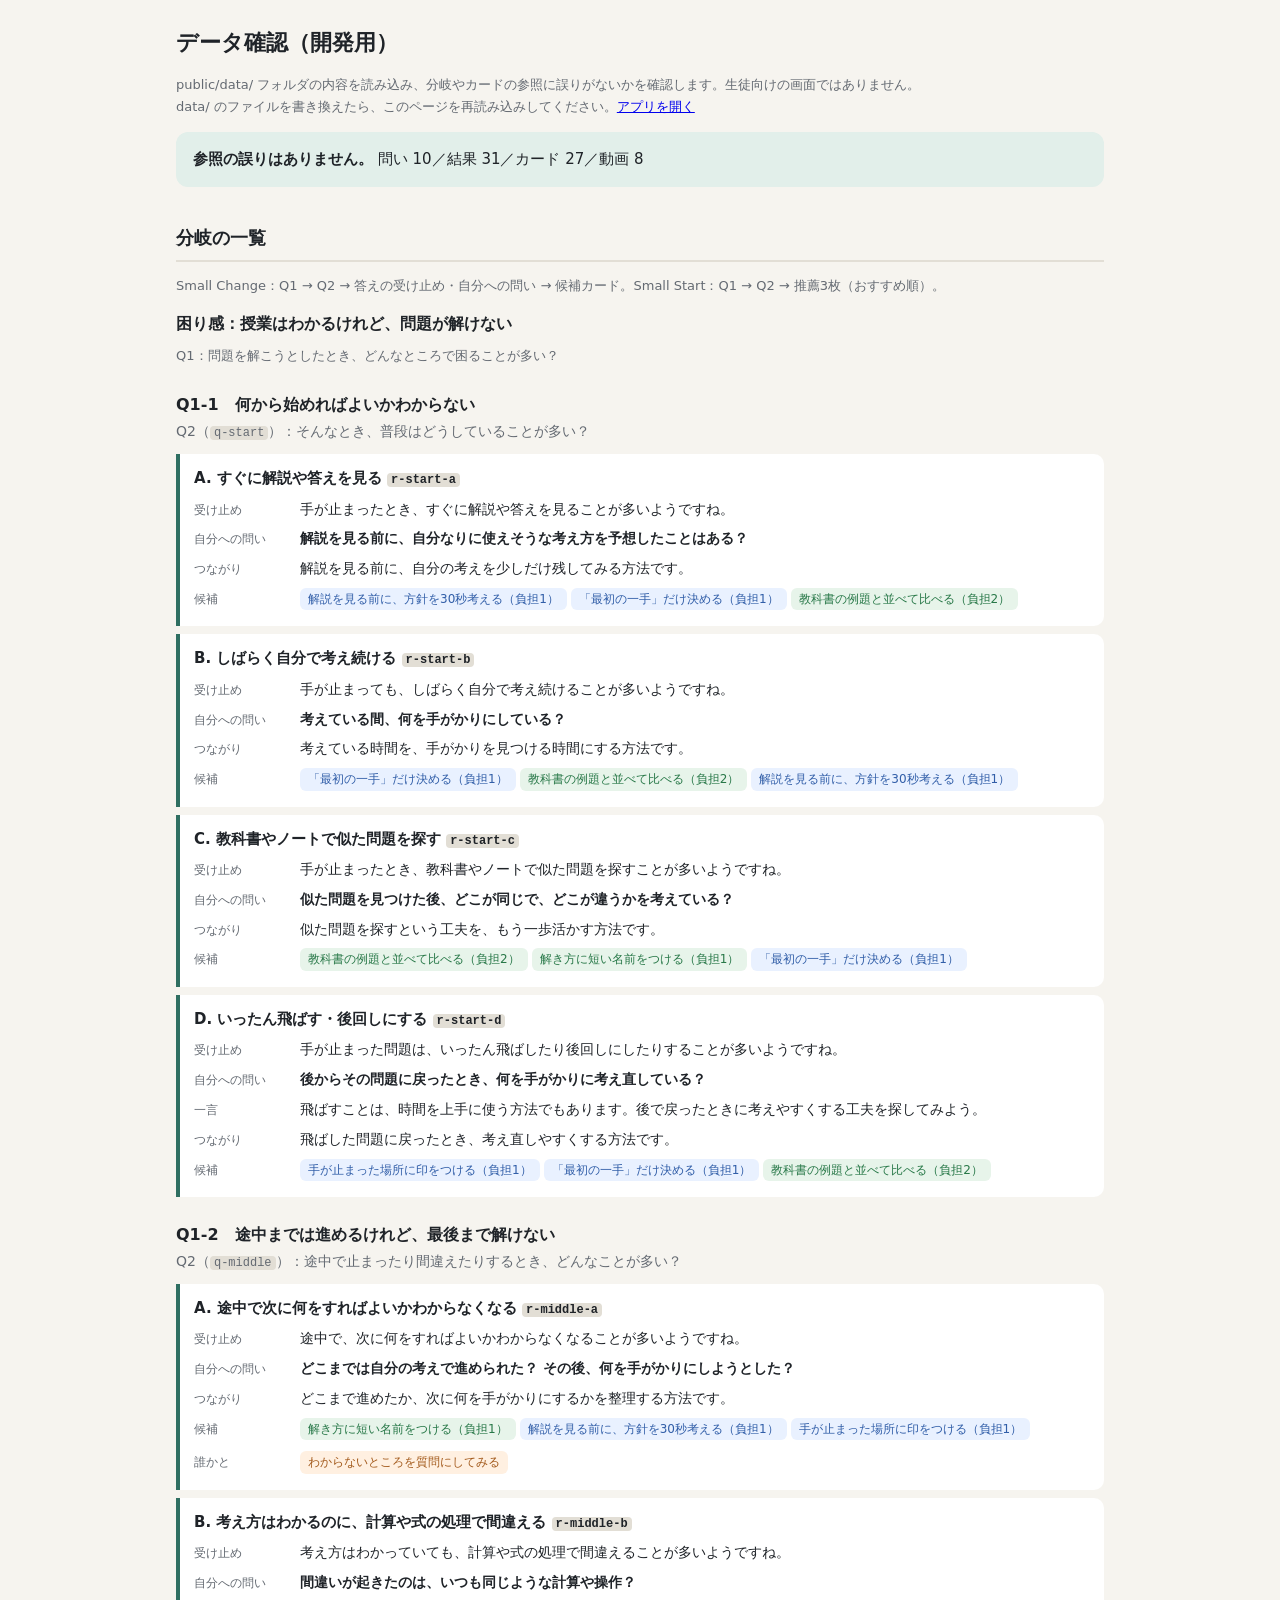
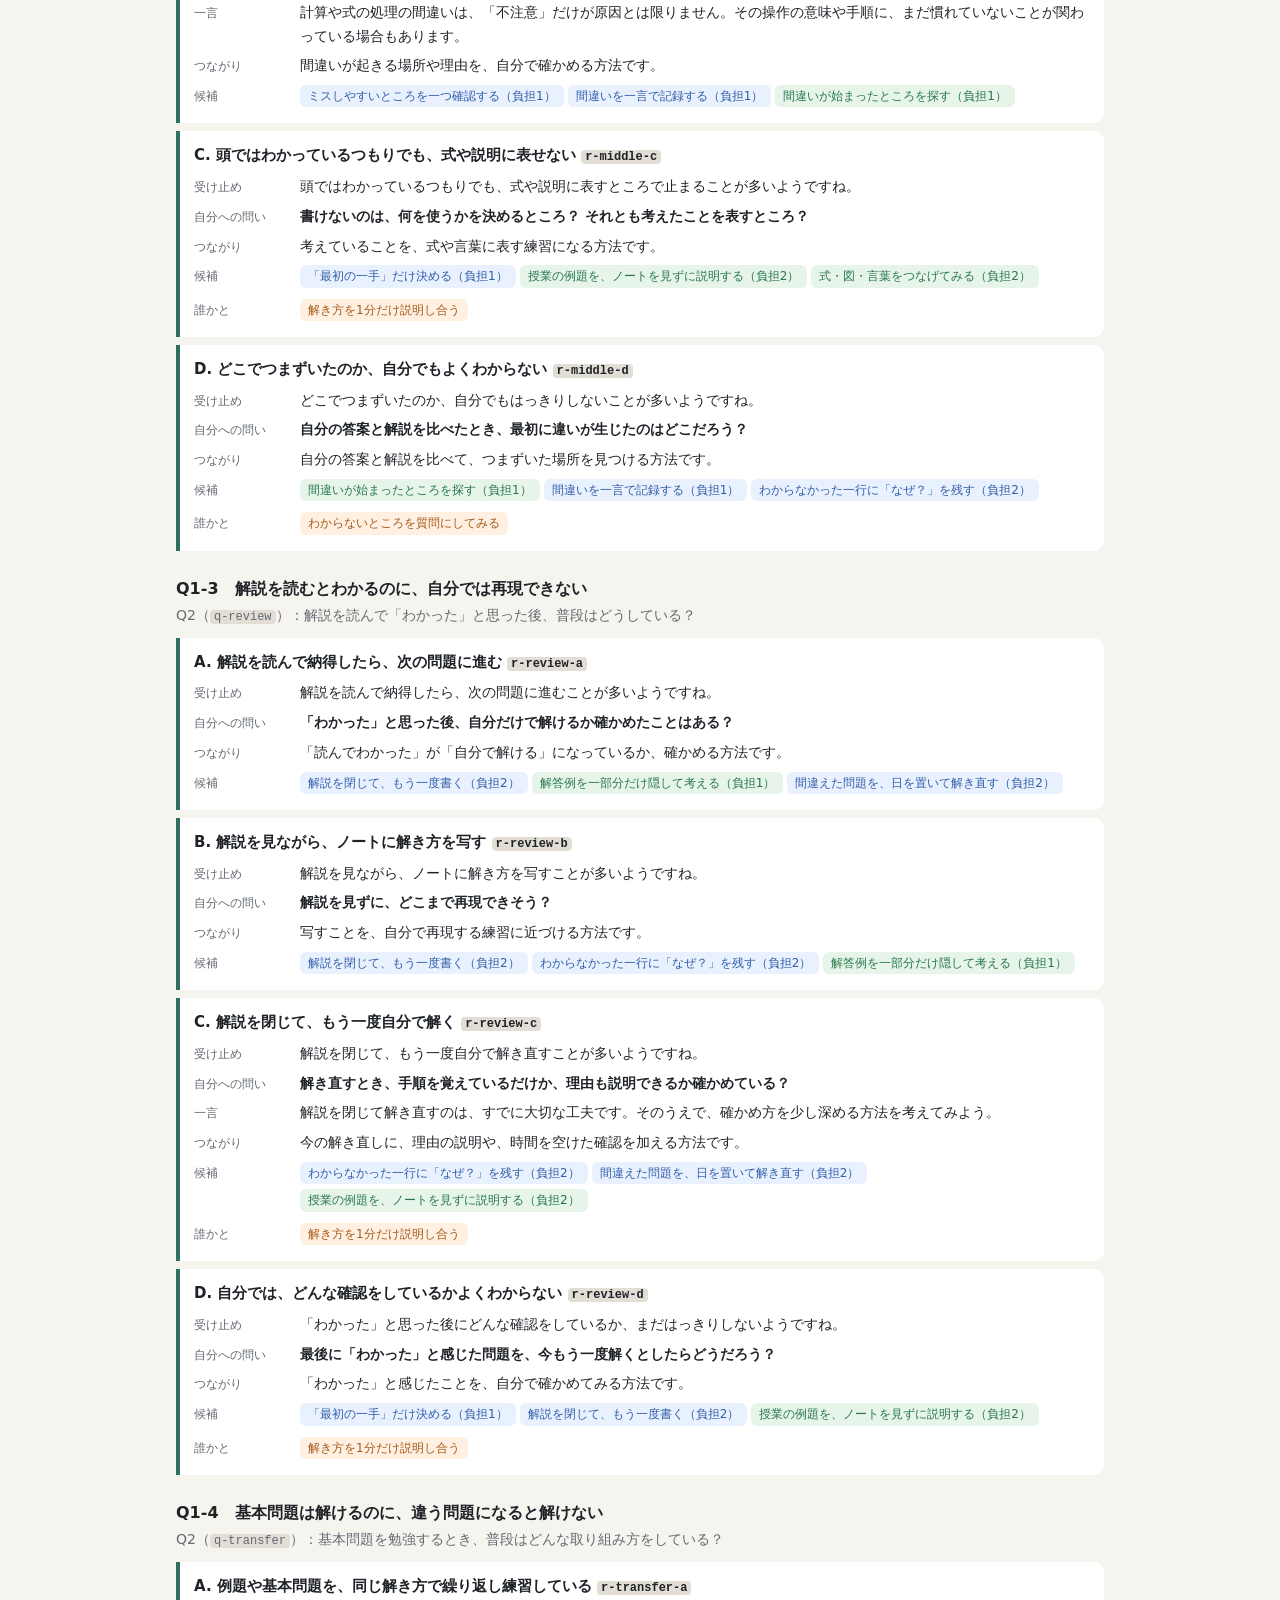
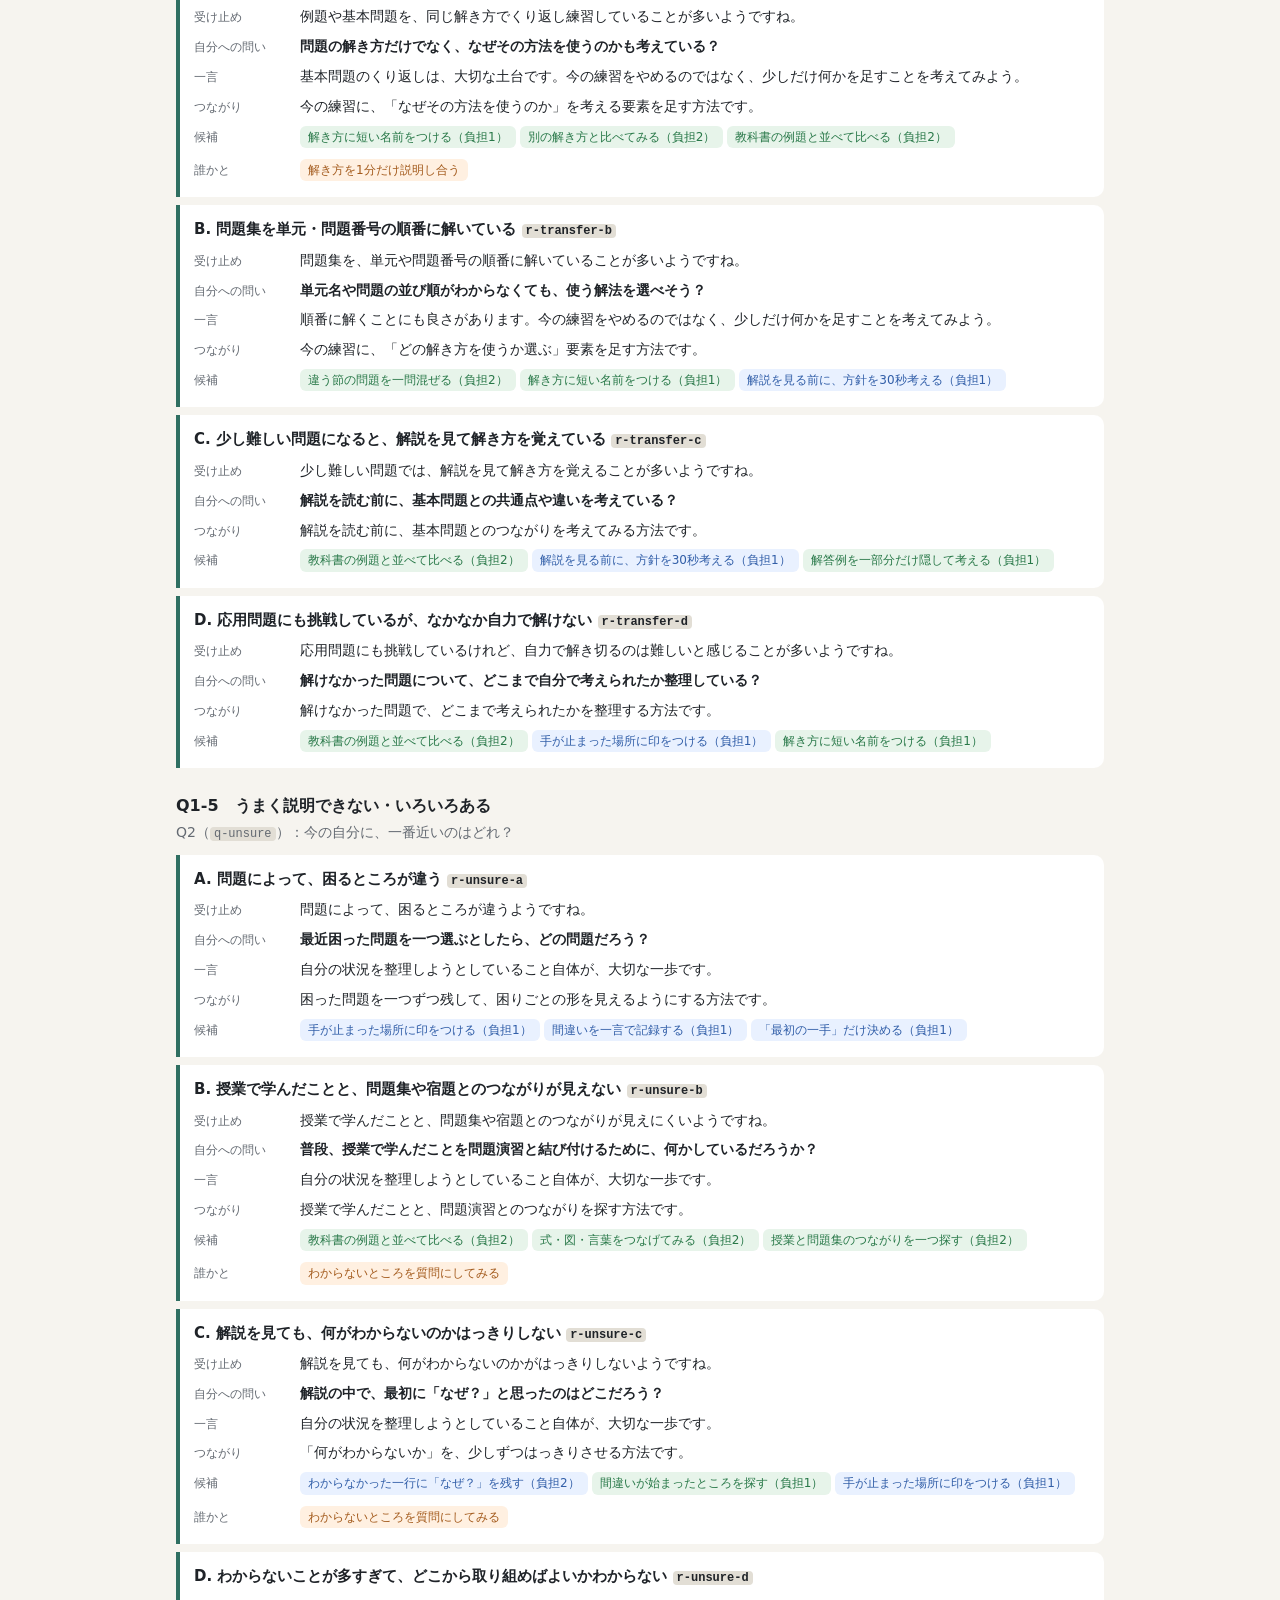
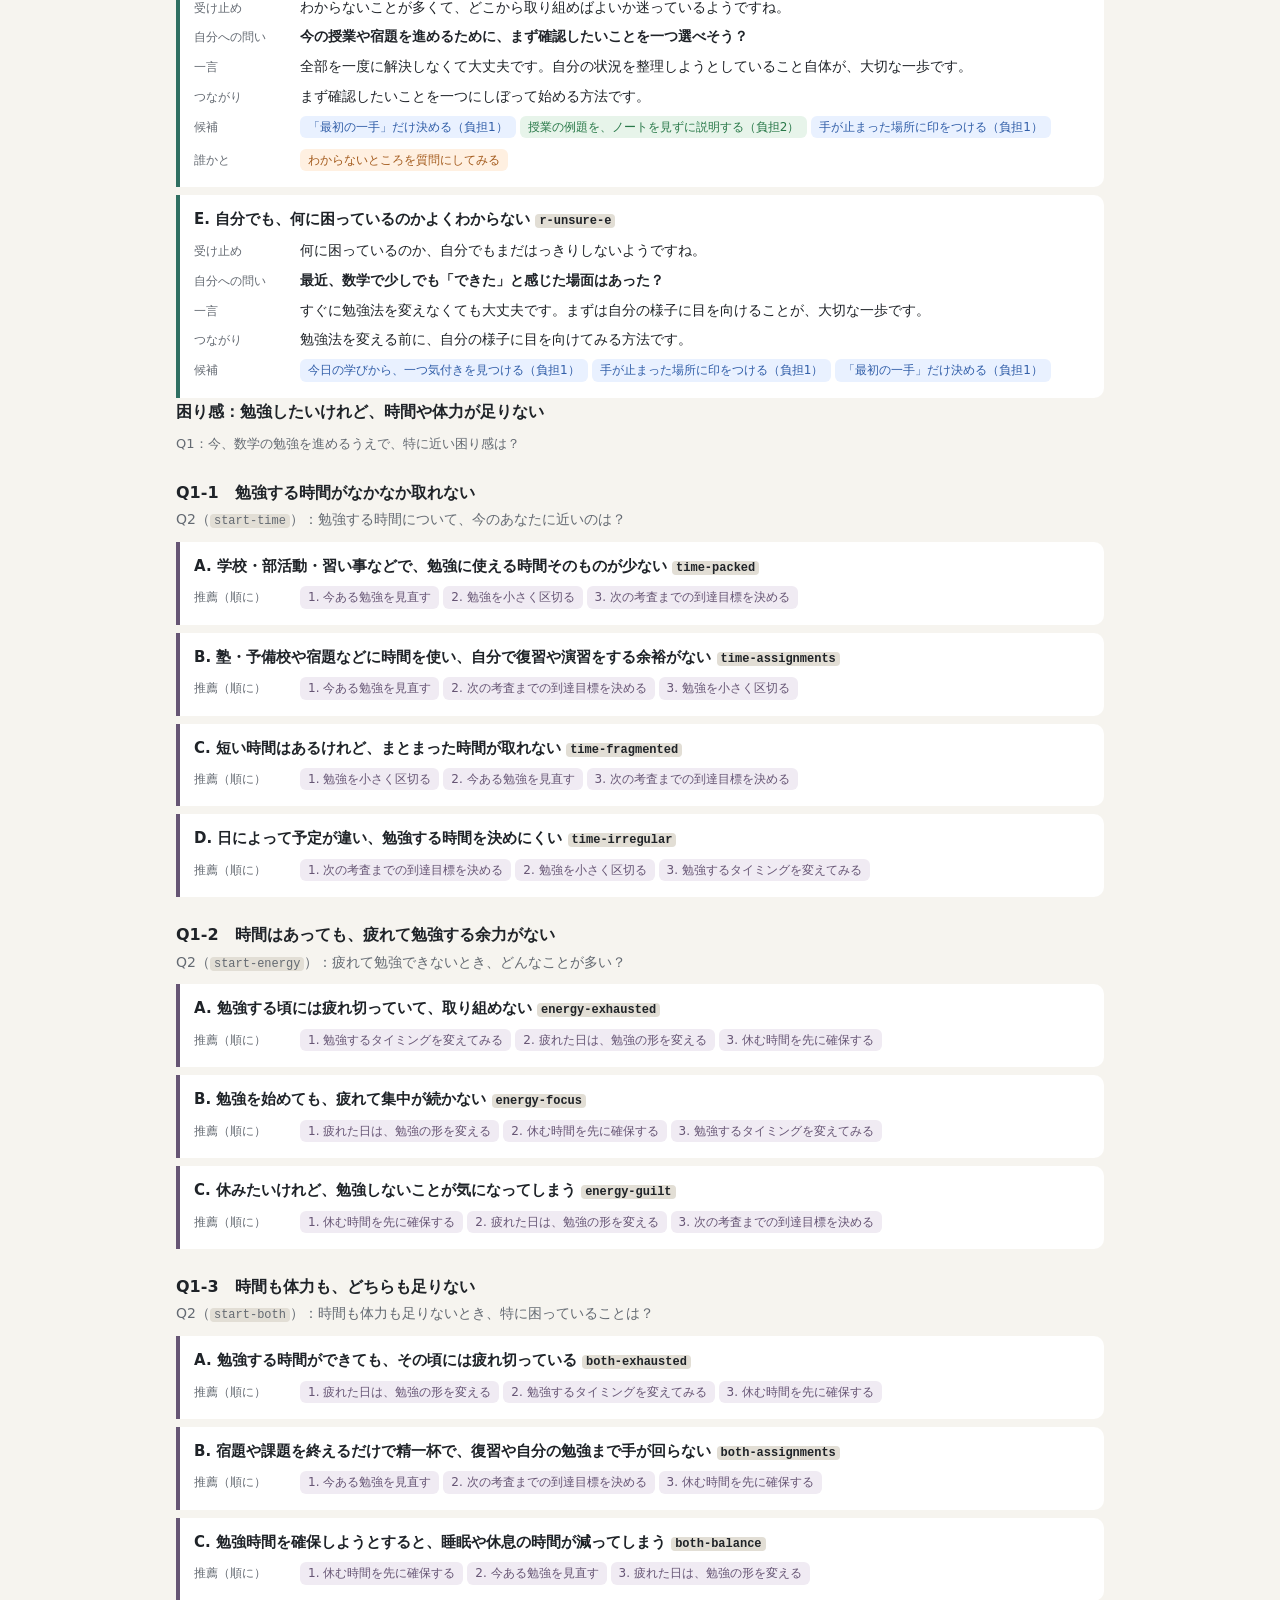
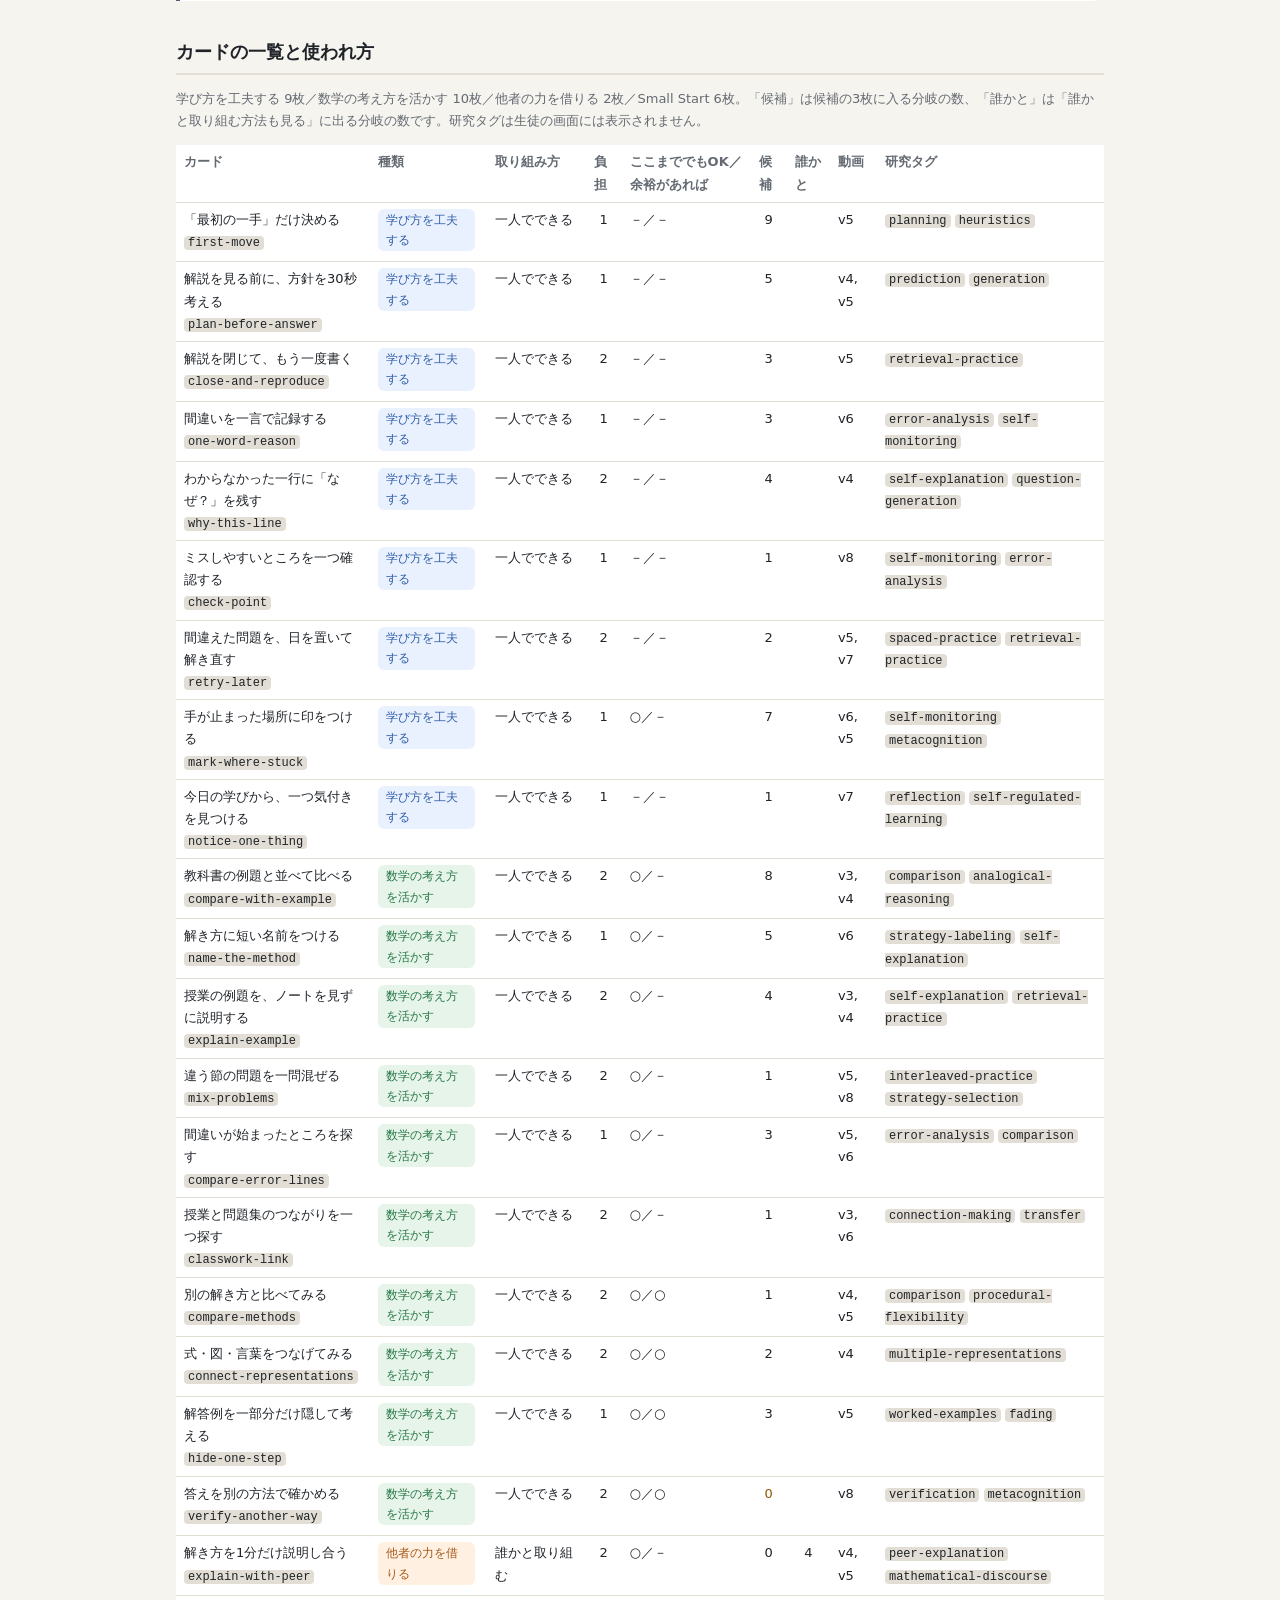
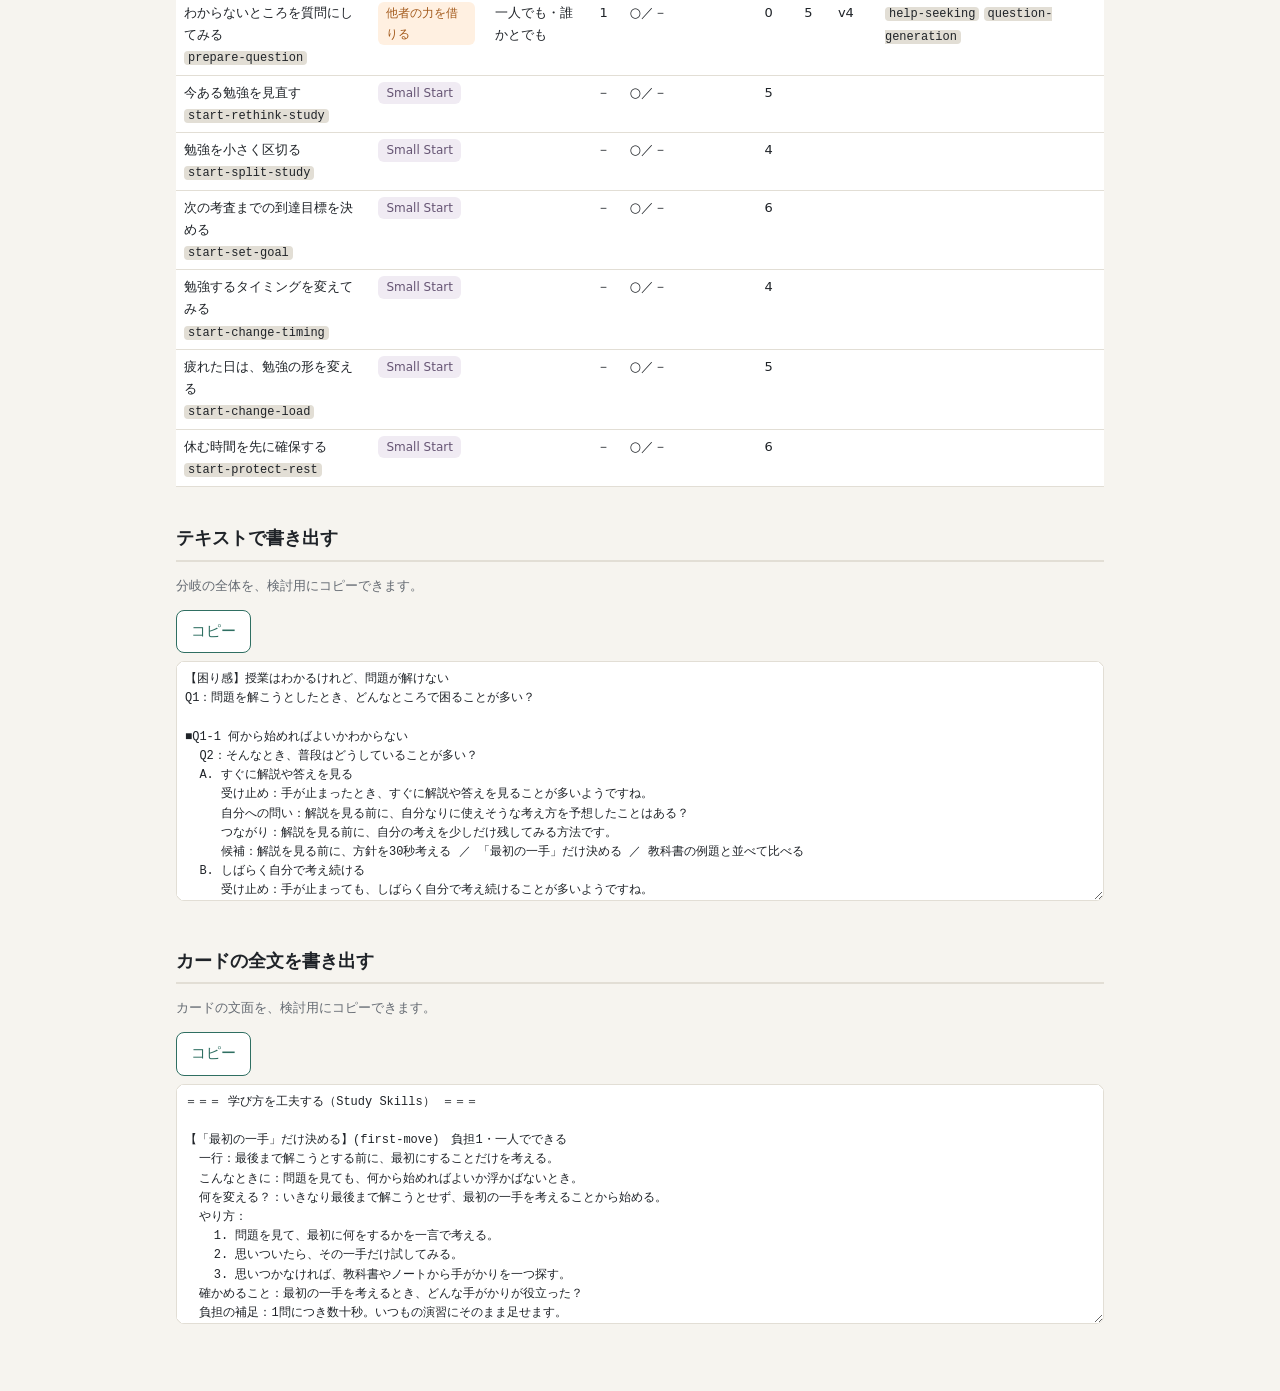
<file: dev/check.html>
<!doctype html>
<html lang="ja">
<head>
  <meta charset="utf-8">
  <meta name="viewport" content="width=device-width, initial-scale=1">
  <meta name="robots" content="noindex">
  <title>データ確認（開発用）</title>
  <style>
    :root { --bg:#f6f4ef; --surface:#fff; --ink:#1f2328; --muted:#646a72; --line:#e2ded5; --accent:#2f6f62; --soft:#e2efea; --bad:#b3261e; --badsoft:#fbe9e7; --warn:#8a5a00; --warnsoft:#fff4d6; }
    @media (prefers-color-scheme: dark) { :root { --bg:#15171a; --surface:#1f2226; --ink:#eceef0; --muted:#a3a9b1; --line:#33383e; --accent:#7cc2b0; --soft:#23352f; --bad:#ff8a80; --badsoft:#3a1f1d; --warn:#ffcc66; --warnsoft:#3a3220; } }
    * { box-sizing: border-box; }
    body { margin:0; background:var(--bg); color:var(--ink); font-family:"Hiragino Sans","Noto Sans JP","Yu Gothic UI",Meiryo,system-ui,sans-serif; line-height:1.7; font-size:15px; }
    main { max-width: 960px; margin: 0 auto; padding: 24px 16px 64px; }
    h1 { font-size: 22px; margin: 0 0 4px; }
    h2 { font-size: 18px; margin: 36px 0 12px; padding-bottom: 6px; border-bottom: 2px solid var(--line); }
    h3 { font-size: 16px; margin: 0 0 8px; }
    .muted { color: var(--muted); font-size: 13px; }
    .box { background:var(--surface); border:1px solid var(--line); border-radius:12px; padding:14px 16px; }
    .box + .box { margin-top: 10px; }
    .ok { background:var(--soft); border-color:transparent; }
    .err { background:var(--badsoft); border-color:transparent; color:var(--bad); }
    .warn { background:var(--warnsoft); border-color:transparent; color:var(--warn); }
    ul.plain { margin:4px 0 0; padding-left: 1.2em; }
    .q1 { margin-top: 24px; }
    .q1 > .label { font-weight:700; font-size: 16px; }
    .q2text { margin: 2px 0 10px; color: var(--muted); font-size: 14px; }
    .branch { display:grid; grid-template-columns: 1fr; gap: 6px; padding: 12px 14px; border-left: 4px solid var(--accent); background:var(--surface); border-radius: 0 10px 10px 0; }
    .branch + .branch { margin-top: 8px; }
    .branch .opt { font-weight: 700; }
    .branch .row { display:flex; gap:10px; font-size:14px; }
    .branch .k { flex:none; width: 6.5em; color: var(--muted); font-size: 12px; padding-top: 2px; }
    .chip { display:inline-block; font-size:12px; padding:1px 8px; margin:0 4px 4px 0; border-radius:6px; background:var(--soft); color:var(--accent); }
    .chip.bad { background:var(--badsoft); color:var(--bad); }
    .chip.cat-start { background:#F0EBF3; color:#665574; } .branch.start { border-left-color:#665574; }
    @media (prefers-color-scheme: dark) { .chip.cat-start { background:#2F2836; color:#C9B6DA; } }
    .chip.cat-study { background:#E9F1FF; color:#315EA8; } .chip.cat-math { background:#E7F4EA; color:#287848; } .chip.cat-others { background:#FFF0E1; color:#A35A1C; }
    @media (prefers-color-scheme: dark) { .chip.cat-study { background:#1E2733; color:#8FB6F2; } .chip.cat-math { background:#1C2B22; color:#86CFA0; } .chip.cat-others { background:#33261B; color:#EFAA6E; } }
    code { font-size: 12px; background: var(--line); padding: 0 4px; border-radius: 4px; }
    table { width:100%; border-collapse: collapse; font-size: 13px; background:var(--surface); }
    th, td { border-bottom:1px solid var(--line); padding:6px 8px; text-align:left; vertical-align: top; }
    th { color: var(--muted); font-weight: 700; }
    td.n { text-align: center; }
    button { font: inherit; padding: 8px 14px; border-radius: 8px; border: 1px solid var(--accent); background: var(--surface); color: var(--accent); cursor: pointer; }
    textarea { width:100%; height: 240px; font: 12px/1.6 ui-monospace, Menlo, monospace; margin-top: 8px; background:var(--surface); color:var(--ink); border:1px solid var(--line); border-radius:8px; padding:8px; }
    @media (min-width: 720px) { .branch .k { width: 8em; } }
  </style>
</head>
<body>
<main>
  <h1>データ確認（開発用）</h1>
  <p class="muted">public/data/ フォルダの内容を読み込み、分岐やカードの参照に誤りがないかを確認します。生徒向けの画面ではありません。<br>
  data/ のファイルを書き換えたら、このページを再読み込みしてください。<a href="../public/">アプリを開く</a></p>

  <div id="out"><div class="box err">データを読み込めませんでした。data/ のファイルに書き間違い（カンマや " の抜けなど）がある可能性があります。</div></div>
</main>

<script>
  // データの書き間違いでスクリプトが止まったときに、どのファイルかを表示する
  window.__loadErrors = [];
  window.addEventListener("error", e => { window.__loadErrors.push((e.filename || "").split("/").pop() + " の " + e.lineno + " 行目付近：" + e.message); });
</script>
<script src="../public/data/config.js"></script>
<script src="../public/data/videos.js"></script>
<script src="../public/data/cards.js"></script>
<script src="../public/data/navi.js"></script>
<script src="../public/data/reflect.js"></script>
<script>
(function () {
  const out = document.getElementById("out");
  const esc = s => String(s == null ? "" : s).replace(/[&<>"']/g, c => ({ "&":"&amp;","<":"&lt;",">":"&gt;",'"':"&quot;","'":"&#39;" }[c]));

  const files = [["config.js", "APP_CONFIG"], ["videos.js", "VIDEOS"], ["cards.js", "CARDS"], ["navi.js", "NAVI"], ["reflect.js", "REFLECT"]];
  const missing = files.filter(([, g]) => !window[g]).map(([f]) => f);
  if (missing.length) {
    const detail = window.__loadErrors.filter(m => !/^ の 0 行目|Script error/.test(m));
    out.innerHTML = `<div class="box err"><b>データを読み込めませんでした。</b><ul class="plain">${
      missing.map(f => `<li>data/${esc(f)} に書き間違いがあります。</li>`).join("")}${
      detail.map(m => `<li>${esc(m)}</li>`).join("")}</ul>
      <p style="margin:8px 0 0">カンマ（,）や引用符（"）の抜け・重複がないか確認してください。</p></div>`;
    return;
  }

  const N = window.NAVI, C = window.CARDS, V = window.VIDEOS, CFG = window.APP_CONFIG || {};
  const CATS = CFG.categories || {}, MODES = CFG.modes || {};
  const cardIds = new Set(C.map(c => c.id));
  const videoIds = new Set(V.map(v => v.id));
  const cardById = id => C.find(c => c.id === id);
  const errors = [], warns = [];
  const used = {}, usedOthers = {};
  C.forEach(c => used[c.id] = 0);

  // カード
  const seen = new Set();
  const required = ["id", "type", "title", "catch", "when", "what", "steps", "burden", "burdenNote", "check"];
  const requiredStart = ["id", "type", "title", "catch", "when", "tryFirst", "easyStart", "rethink", "reflectQ"];
  const isStartCard = c => c && c.type === "start";
  C.forEach((c, i) => {
    if (seen.has(c.id)) errors.push(`cards.js：id「${c.id}」が重複しています。`);
    seen.add(c.id);
    if (isStartCard(c)) {   // Small Start カード
      requiredStart.forEach(k => { if (c[k] == null || c[k] === "" || (Array.isArray(c[k]) && !c[k].length)) errors.push(`cards.js：Small Start「${c.id || (i + 1) + "枚目"}」に ${k} がありません。`); });
      (c.videos || []).forEach(v => { if (!videoIds.has(v)) errors.push(`cards.js：「${c.id}」の動画「${v}」が videos.js にありません。`); });
      return;
    }
    required.forEach(k => { if (c[k] == null || c[k] === "" || (Array.isArray(c[k]) && !c[k].length)) errors.push(`cards.js：「${c.id || (i + 1) + "枚目"}」に ${k} がありません。`); });
    if (![1, 2, 3].includes(c.burden)) errors.push(`cards.js：「${c.id}」の burden は 1・2・3 のどれかにしてください。`);
    if (!["change", "start"].includes(c.type)) errors.push(`cards.js：「${c.id}」の type は "change" か "start" にしてください。`);
    (c.videos || []).forEach(v => { if (!videoIds.has(v)) errors.push(`cards.js：「${c.id}」の動画「${v}」が videos.js にありません。`); });
    if (c.category == null) warns.push(`cards.js：「${c.id}」に category がありません（種類の色・アイコンなしで表示されます）。`);
    else if (!CATS[c.category]) errors.push(`cards.js：「${c.id}」の category「${c.category}」は、"${Object.keys(CATS).join('" / "')}" のどれかにしてください。`);
    if (c.mode != null && !MODES[c.mode]) errors.push(`cards.js：「${c.id}」の mode「${c.mode}」は、"${Object.keys(MODES).join('" / "')}" のどれかにしてください。`);
    if (c.category === "math" && !c.easyStart) warns.push(`cards.js：「${c.id}」（数学の考え方を活かす）に easyStart（ここまででもOK）がありません。`);
    if (c.category === "others" && c.mode === "solo") warns.push(`cards.js：「${c.id}」は「他者の力を借りる」ですが、mode が "solo" です。`);
    if (c.researchTags != null && !Array.isArray(c.researchTags)) errors.push(`cards.js：「${c.id}」の researchTags は ["...", "..."] の形で書いてください。`);
  });

  // 困り感・問い・結果
  N.concerns.forEach(c => {
    if (c.available && !N.questions[c.start]) errors.push(`navi.js：困り感「${c.label}」の start「${c.start}」という問いがありません。`);
  });
  const reached = new Set();
  Object.entries(N.questions).forEach(([qid, q]) => {
    if (!q.text) errors.push(`navi.js：問い「${qid}」に text がありません。`);
    q.options.forEach((o, i) => {
      if (!o.goto && !o.result) errors.push(`navi.js：問い「${qid}」の${i + 1}番目の選択肢に goto も result もありません。`);
      if (o.goto && !N.questions[o.goto]) errors.push(`navi.js：問い「${qid}」の「${o.label}」の行き先「${o.goto}」という問いがありません。`);
      if (o.result && !N.results[o.result]) errors.push(`navi.js：問い「${qid}」の「${o.label}」の結果「${o.result}」がありません。`);
      if (o.goto) reached.add("q:" + o.goto);
      if (o.result) reached.add("r:" + o.result);
    });
  });
  // Small Start の分岐でたどり着く結果
  const startResults = new Set();
  N.concerns.filter(c => c.flow === "start" && c.available).forEach(con => {
    const walk = (qid, depth) => { const q = N.questions[qid]; if (!q || depth > 5) return;
      q.options.forEach(o => { if (o.result) startResults.add(o.result); if (o.goto) walk(o.goto, depth + 1); }); };
    walk(con.start, 0);
  });
  Object.entries(N.results).forEach(([rid, r]) => {
    if (startResults.has(rid)) {
      const ids = (r.cards || []).map(c => typeof c === "string" ? c : c && c.id);
      if (ids.length !== 3) warns.push(`navi.js：Small Start の結果「${rid}」のカードが ${ids.length} 枚です（3枚を想定）。`);
      if (new Set(ids).size !== ids.length) warns.push(`navi.js：結果「${rid}」で同じカードが重複しています。`);
      ids.forEach(id => {
        if (!cardIds.has(id)) errors.push(`navi.js：結果「${rid}」のカード「${id}」が cards.js にありません。`);
        else { used[id]++; if (!isStartCard(cardById(id))) warns.push(`navi.js：Small Start の結果「${rid}」に Small Change のカード「${id}」があります。`); }
      });
      return;
    }
    if (!r.ask) errors.push(`navi.js：結果「${rid}」に自分への問い（ask）がありません。`);
    if (!r.echo) warns.push(`navi.js：結果「${rid}」に echo がありません（選んだ答えがそのまま表示されます）。`);
    const ids = (r.cards || []).map(c => typeof c === "string" ? c : c && c.id);
    if (ids.length < 2 || ids.length > 3) warns.push(`navi.js：結果「${rid}」の候補カードが ${ids.length} 枚です（2〜3枚を想定）。`);
    if (new Set(ids).size !== ids.length) warns.push(`navi.js：結果「${rid}」で同じカードが重複しています。`);
    ids.forEach(id => {
      if (!cardIds.has(id)) errors.push(`navi.js：結果「${rid}」のカード「${id}」が cards.js にありません。`);
      else { used[id]++; if (isStartCard(cardById(id))) warns.push(`navi.js：Small Change の結果「${rid}」に Small Start のカード「${id}」があります。`); if (cardById(id).mode === "withOthers") warns.push(`navi.js：結果「${rid}」の候補に「誰かと取り組む」カード「${id}」があります（others に書くことを想定）。`); }
    });
    (r.others || []).forEach(id => {
      if (!cardIds.has(id)) errors.push(`navi.js：結果「${rid}」の others「${id}」が cards.js にありません。`);
      else { usedOthers[id] = (usedOthers[id] || 0) + 1; if (ids.includes(id)) warns.push(`navi.js：結果「${rid}」で「${id}」が cards と others の両方にあります。`); }
    });
    if (!reached.has("r:" + rid)) warns.push(`navi.js：結果「${rid}」は、どの選択肢からも使われていません。`);
  });
  Object.keys(N.questions).forEach(qid => {
    const isStart = N.concerns.some(c => c.start === qid);
    if (!isStart && !reached.has("q:" + qid)) warns.push(`navi.js：問い「${qid}」は、どこからも進めません。`);
  });

  // 表示
  let html = "";
  html += errors.length
    ? `<div class="box err"><b>修正が必要な点（${errors.length}件）</b><ul class="plain">${errors.map(e => `<li>${esc(e)}</li>`).join("")}</ul></div>`
    : `<div class="box ok"><b>参照の誤りはありません。</b> 問い ${Object.keys(N.questions).length}／結果 ${Object.keys(N.results).length}／カード ${C.length}／動画 ${V.length}</div>`;
  if (warns.length) html += `<div class="box warn"><b>確認したほうがよい点（${warns.length}件）</b><ul class="plain">${warns.map(e => `<li>${esc(e)}</li>`).join("")}</ul></div>`;

  // 分岐一覧
  html += `<h2>分岐の一覧</h2><p class="muted">Small Change：Q1 → Q2 → 答えの受け止め・自分への問い → 候補カード。Small Start：Q1 → Q2 → 推薦3枚（おすすめ順）。</p>`;
  N.concerns.filter(c => c.available).forEach(con => {
    const q1 = N.questions[con.start];
    if (!q1) return;
    html += `<h3>困り感：${esc(con.label)}</h3><div class="muted">Q1：${esc(q1.text)}</div>`;
    q1.options.forEach((o1, i1) => {
      const q2 = o1.goto ? N.questions[o1.goto] : null;
      html += `<div class="q1"><div class="label">Q1-${i1 + 1}　${esc(o1.label)}</div>`;
      if (q2) {
        html += `<div class="q2text">Q2（<code>${esc(o1.goto)}</code>）：${esc(q2.text)}</div>`;
        q2.options.forEach((o2, i2) => html += (con.flow === "start" ? startBranchHtml : branchHtml)(`${"ABCDEFGH"[i2]}. ${o2.label}`, o2.result));
      } else if (o1.result) {
        html += branchHtml("（Q1から直接）", o1.result);
      }
      html += `</div>`;
    });
  });

  function startBranchHtml(label, rid) {
    const r = N.results[rid];
    if (!r) return `<div class="branch"><div class="opt">${esc(label)}</div><div class="row"><span class="chip bad">結果「${esc(rid)}」なし</span></div></div>`;
    const ids = (r.cards || []).map(c => typeof c === "string" ? c : c && c.id);
    return `<div class="branch start">
      <div class="opt">${esc(label)} <code>${esc(rid)}</code></div>
      <div class="row"><span class="k">推薦（順に）</span><span>${ids.map((id, i) => {
        const c = cardById(id);
        return c ? `<span class="chip cat-start">${i + 1}. ${esc(c.title)}</span>` : `<span class="chip bad">${esc(id)}：なし</span>`;
      }).join("")}</span></div>
    </div>`;
  }
  function branchHtml(label, rid) {
    const r = N.results[rid];
    if (!r) return `<div class="branch"><div class="opt">${esc(label)}</div><div class="row"><span class="chip bad">結果「${esc(rid)}」なし</span></div></div>`;
    const ids = (r.cards || []).map(c => typeof c === "string" ? c : c && c.id);
    return `<div class="branch">
      <div class="opt">${esc(label)} <code>${esc(rid)}</code></div>
      <div class="row"><span class="k">受け止め</span><span>${esc(r.echo || "")}</span></div>
      <div class="row"><span class="k">自分への問い</span><span><b>${esc(r.ask || "")}</b></span></div>
      ${r.encourage ? `<div class="row"><span class="k">一言</span><span>${esc(r.encourage)}</span></div>` : ""}
      <div class="row"><span class="k">つながり</span><span>${esc(r.lead || "")}</span></div>
      <div class="row"><span class="k">候補</span><span>${ids.map(id => {
        const c = cardById(id);
        return c ? `<span class="chip cat-${esc(c.category || "")}">${esc(c.title)}（負担${c.burden}）</span>` : `<span class="chip bad">${esc(id)}：なし</span>`;
      }).join("")}</span></div>
      ${(r.others || []).length ? `<div class="row"><span class="k">誰かと</span><span>${r.others.map(id => {
        const c = cardById(id);
        return c ? `<span class="chip cat-${esc(c.category || "")}">${esc(c.title)}</span>` : `<span class="chip bad">${esc(id)}：なし</span>`;
      }).join("")}</span></div>` : ""}
    </div>`;
  }

  // カードの使われ方
  const counts = Object.keys(CATS).map(k => `${esc(CATS[k].label)} ${C.filter(c => !isStartCard(c) && c.category === k).length}枚`).join("／") + `／Small Start ${C.filter(isStartCard).length}枚`;
  html += `<h2>カードの一覧と使われ方</h2><p class="muted">${counts}。「候補」は候補の3枚に入る分岐の数、「誰かと」は「誰かと取り組む方法も見る」に出る分岐の数です。研究タグは生徒の画面には表示されません。</p>
    <div style="overflow-x:auto"><table><thead><tr><th>カード</th><th>種類</th><th>取り組み方</th><th>負担</th><th>ここまででもOK／余裕があれば</th><th>候補</th><th>誰かと</th><th>動画</th><th>研究タグ</th></tr></thead><tbody>${
      C.map(c => `<tr><td>${esc(c.title)}<br><code>${esc(c.id)}</code></td><td>${isStartCard(c) ? `<span class="chip cat-start">Small Start</span>` : `<span class="chip cat-${esc(c.category || "")}">${esc(CATS[c.category] ? CATS[c.category].label : "（なし）")}</span>`}</td><td>${esc(MODES[c.mode] || "")}</td><td class="n">${c.burden || "－"}</td><td>${c.easyStart ? "○" : "－"}／${c.extension ? "○" : "－"}</td><td class="n">${used[c.id] || (usedOthers[c.id] ? 0 : `<span style="color:var(--warn)">0</span>`)}</td><td class="n">${usedOthers[c.id] || ""}</td><td>${(c.videos || []).map(v => esc(v)).join(", ")}</td><td>${(c.researchTags || []).map(t => `<code>${esc(t)}</code>`).join(" ")}</td></tr>`).join("")
    }</tbody></table></div>`;

  // テキスト書き出し（ChatGPT などに貼る用）
  let text = "";
  N.concerns.filter(c => c.available).forEach(con => {
    const q1 = N.questions[con.start]; if (!q1) return;
    text += `【困り感】${con.label}\nQ1：${q1.text}\n`;
    q1.options.forEach((o1, i1) => {
      const q2 = N.questions[o1.goto];
      text += `\n■Q1-${i1 + 1} ${o1.label}\n`;
      if (!q2) return;
      text += `  Q2：${q2.text}\n`;
      q2.options.forEach((o2, i2) => {
        const r = N.results[o2.result] || {};
        const ids = (r.cards || []).map(c => typeof c === "string" ? c : c && c.id);
        if (con.flow === "start") { text += `  ${"ABCDEFGH"[i2]}. ${o2.label}\n     推薦：${ids.map((id, n) => (n + 1) + ". " + (cardById(id) || { title: id + "（なし）" }).title).join(" ／ ")}\n`; return; }
        text += `  ${"ABCDEFGH"[i2]}. ${o2.label}\n     受け止め：${r.echo || ""}\n     自分への問い：${r.ask || ""}\n${r.encourage ? `     一言：${r.encourage}\n` : ""}     つながり：${r.lead || ""}\n     候補：${ids.map(id => (cardById(id) || { title: id + "（なし）" }).title).join(" ／ ")}\n${(r.others || []).length ? `     誰かと：${r.others.map(id => (cardById(id) || { title: id + "（なし）" }).title).join(" ／ ")}\n` : ""}`;
      });
    });
  });
  html += `<h2>テキストで書き出す</h2><p class="muted">分岐の全体を、検討用にコピーできます。</p>
    <button id="copy">コピー</button><textarea id="txt" readonly>${esc(text)}</textarea>`;

  // カードの全文（文面の検討用）
  let cardText = "";
  const plain = t => String(t || "").replace(/\*\*/g, "");
  const richText = items => (items || []).map(it => typeof it === "string" ? `    ${plain(it)}` : it.ol ? it.ol.map((x, n) => `    ${n + 1}. ${plain(x)}`).join("\n") : it.ul ? it.ul.map(x => `    ・${plain(x)}`).join("\n") : "").join("\n");
  Object.keys(CATS).concat([""]).forEach(k => {
    const list = C.filter(c => !isStartCard(c) && (k ? c.category === k : !CATS[c.category]));
    if (!list.length) return;
    cardText += `\n＝＝＝ ${k ? CATS[k].label + "（" + CATS[k].en + "）" : "種類なし"} ＝＝＝\n`;
    list.forEach(c => {
      cardText += `\n【${c.title}】(${c.id})　負担${c.burden}・${MODES[c.mode] || ""}\n`
        + `  一行：${c.catch}\n  こんなときに：${c.when}\n  何を変える？：${c.what}\n`
        + `  やり方：\n${(c.steps || []).map((x, i) => `    ${i + 1}. ${x}`).join("\n")}\n`
        + (c.note ? `  補足：${c.note}\n` : "")
        + (c.easyStart ? `  ここまででもOK：${c.easyStart}\n` : "")
        + (c.extension ? `  余裕があれば：${c.extension}\n` : "")
        + `  確かめること：${c.check}\n  負担の補足：${c.burdenNote}\n`;
    });
  });
  const sl = C.filter(isStartCard);
  if (sl.length) {
    cardText += `\n＝＝＝ Small Start ＝＝＝\n`;
    sl.forEach(c => {
      cardText += `\n【${c.title}】(${c.id})\n  一言説明：${plain(c.catch)}\n  こんなときに：${plain(c.when)}\n  まず試してみよう：\n${richText(c.tryFirst)}\n`
        + `  ここまででもOK：${plain(c.easyStart)}\n  仕組みを見直すなら：\n${richText(c.rethink)}\n  振り返りの問い：${plain(c.reflectQ)}\n`
        + (c.consult ? `  自分だけでは難しいときは：${plain(c.consult)}\n` : "");
    });
  }
  html += `<h2>カードの全文を書き出す</h2><p class="muted">カードの文面を、検討用にコピーできます。</p>
    <button id="copy2">コピー</button><textarea id="txt2" readonly>${esc(cardText.trim())}</textarea>`;

  out.innerHTML = html;
  const copier = (btnId, taId) => document.getElementById(btnId).addEventListener("click", () => {
    const t = document.getElementById(taId); t.select();
    (navigator.clipboard ? navigator.clipboard.writeText(t.value) : Promise.reject()).then(
      () => document.getElementById(btnId).textContent = "コピーしました",
      () => { document.execCommand("copy"); document.getElementById(btnId).textContent = "コピーしました"; });
  });
  copier("copy", "txt");
  copier("copy2", "txt2");
})();
</script>
</body>
</html>
</file>
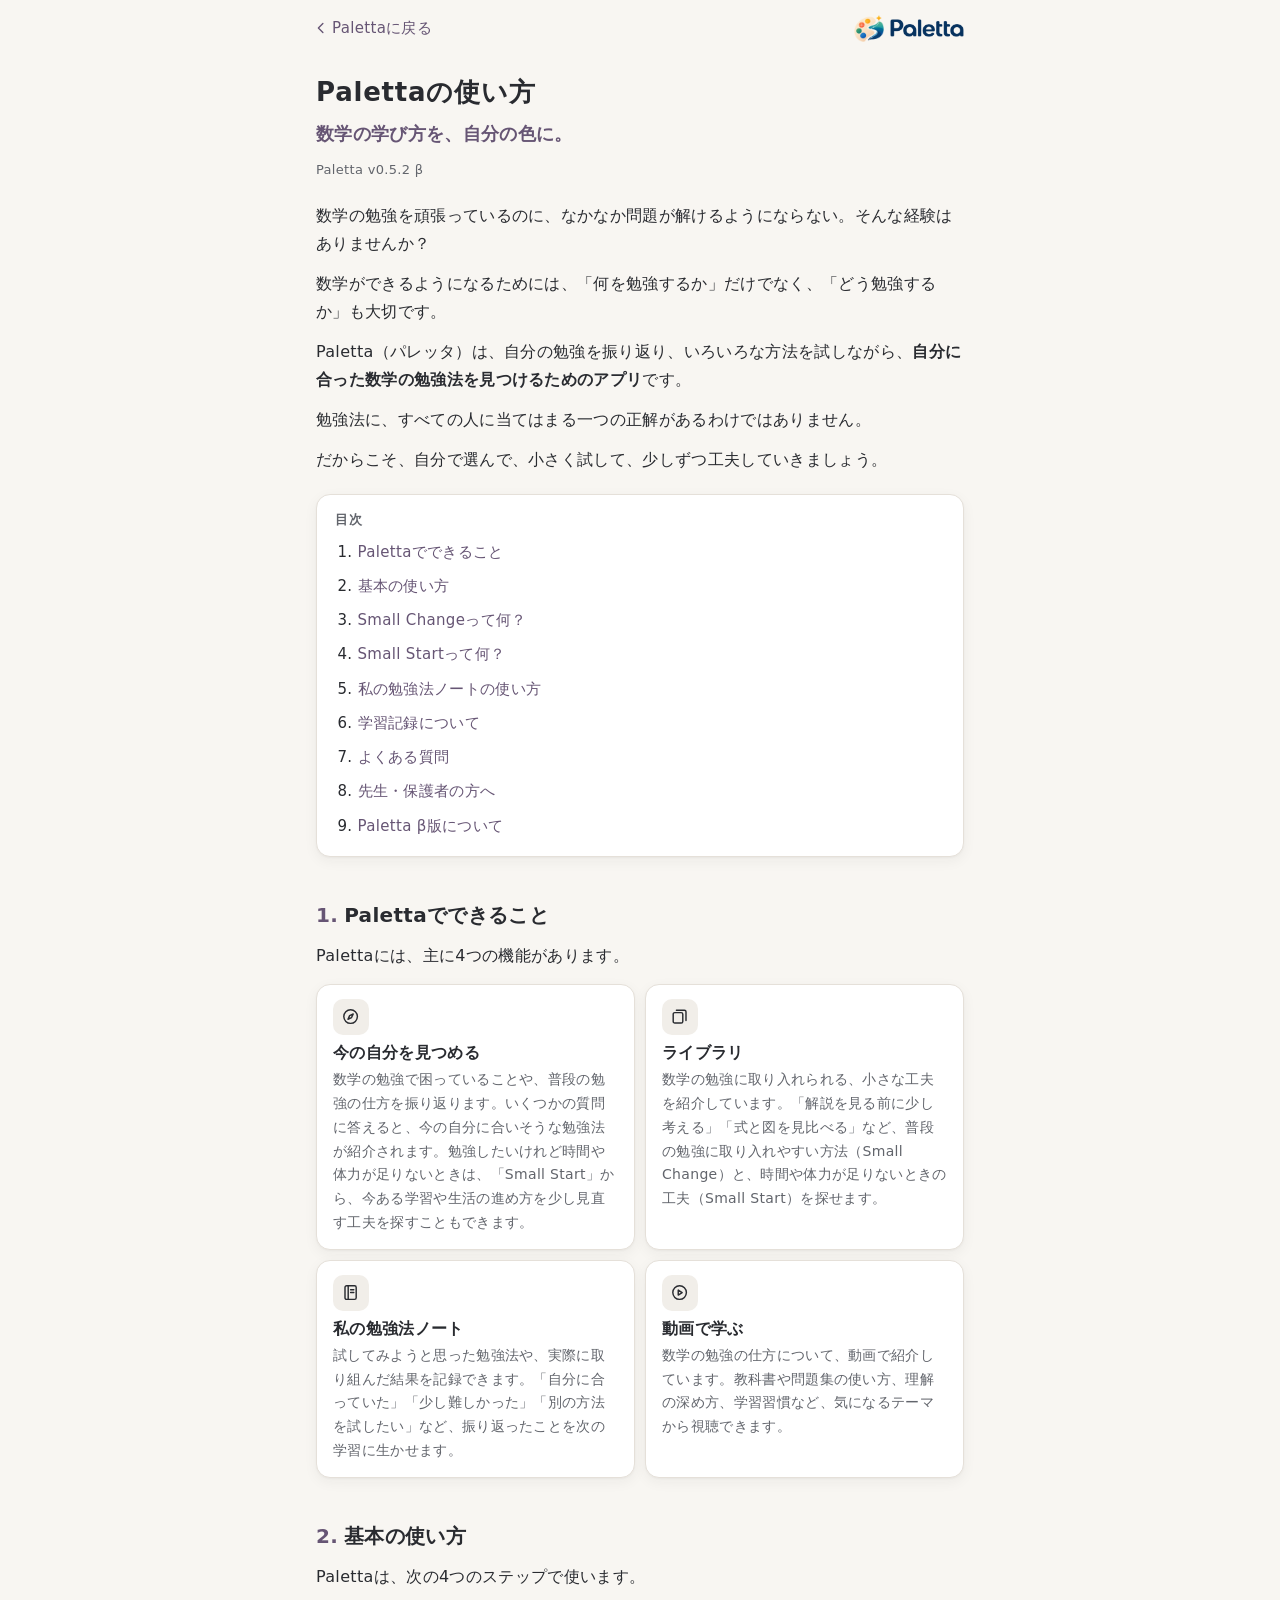
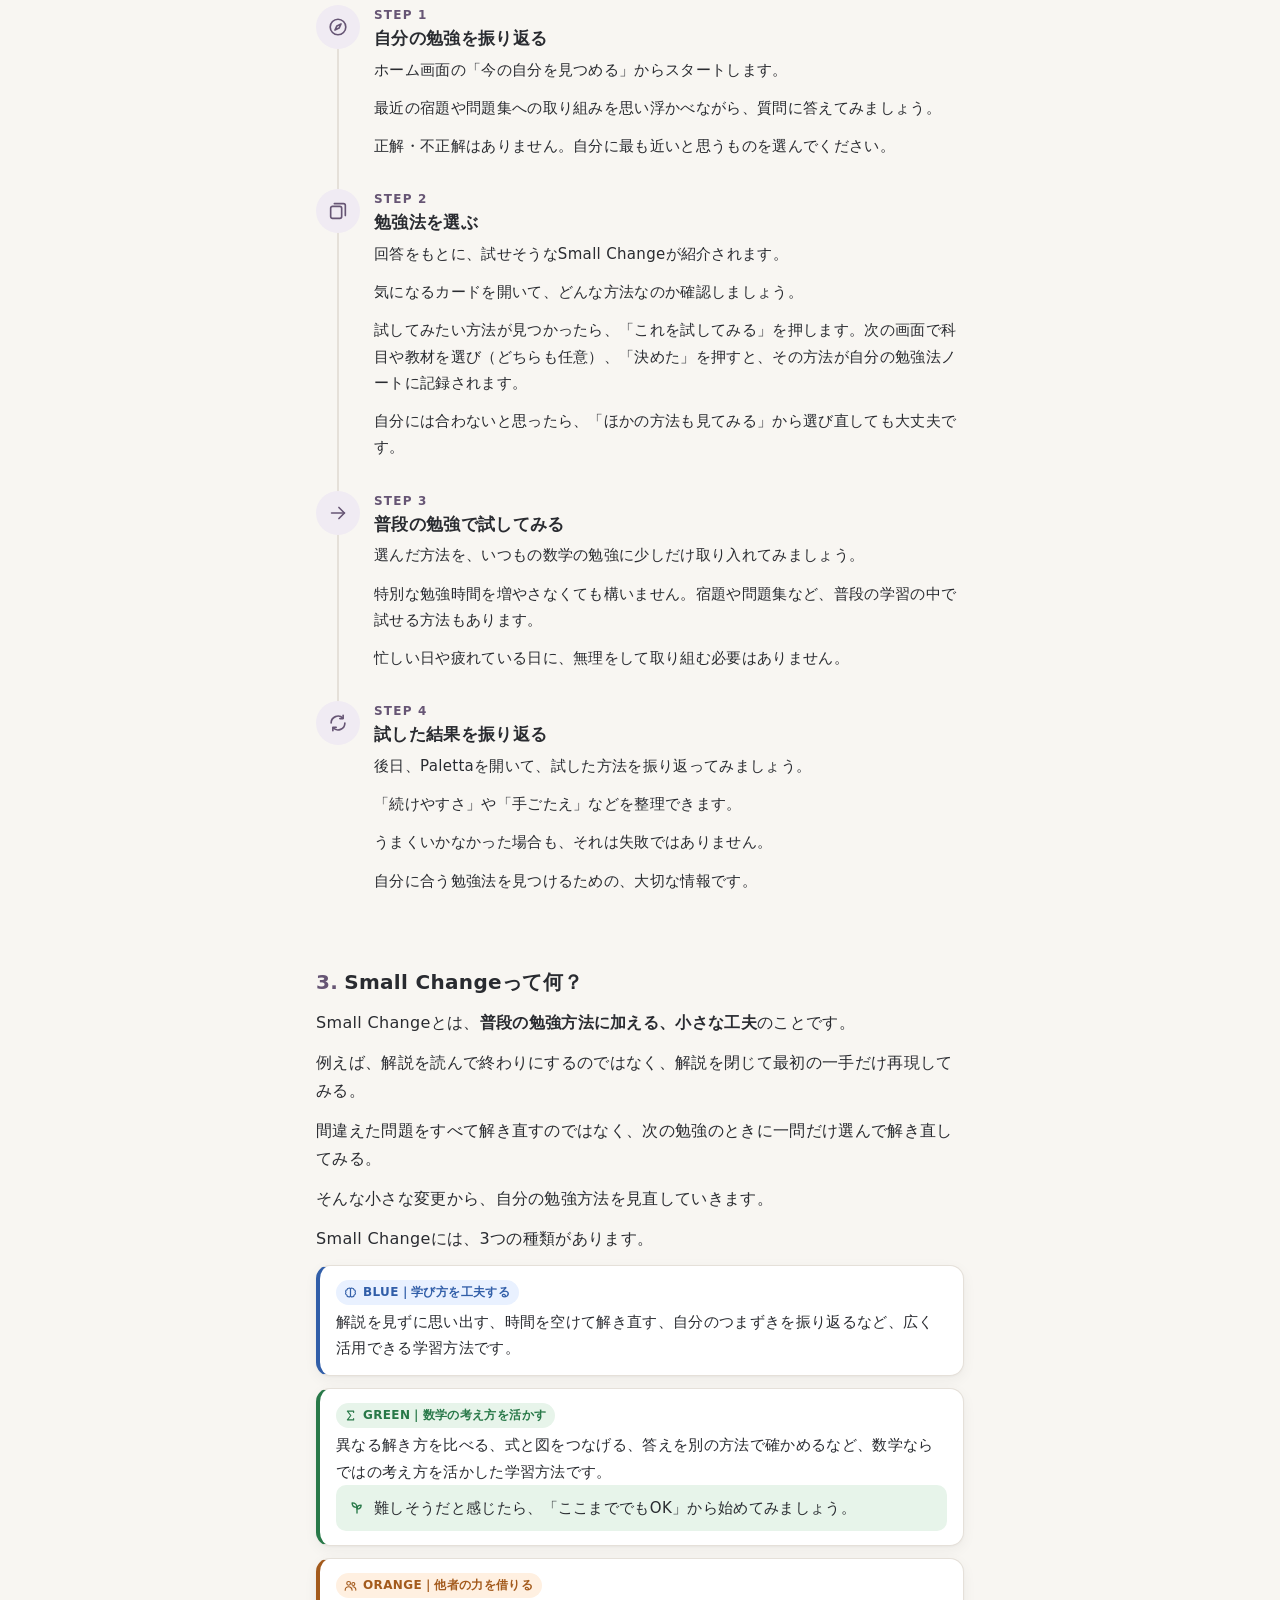
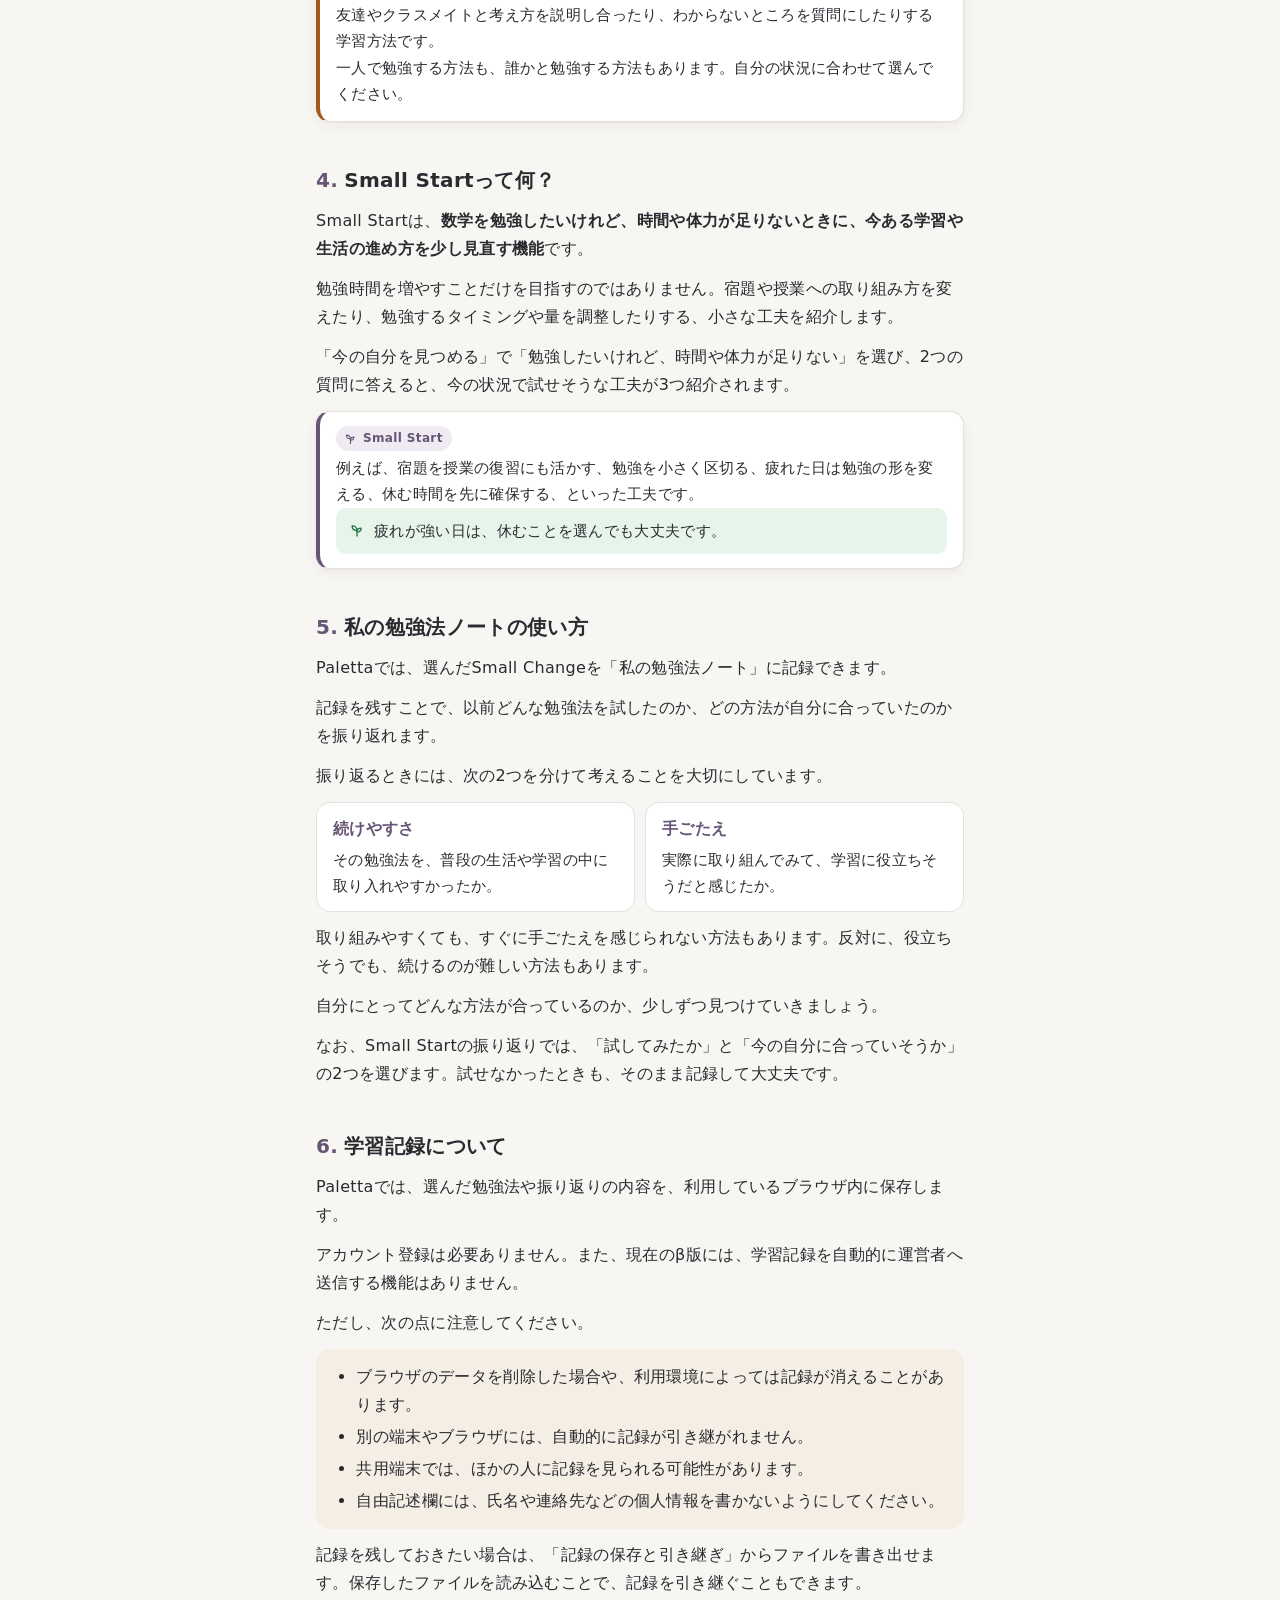
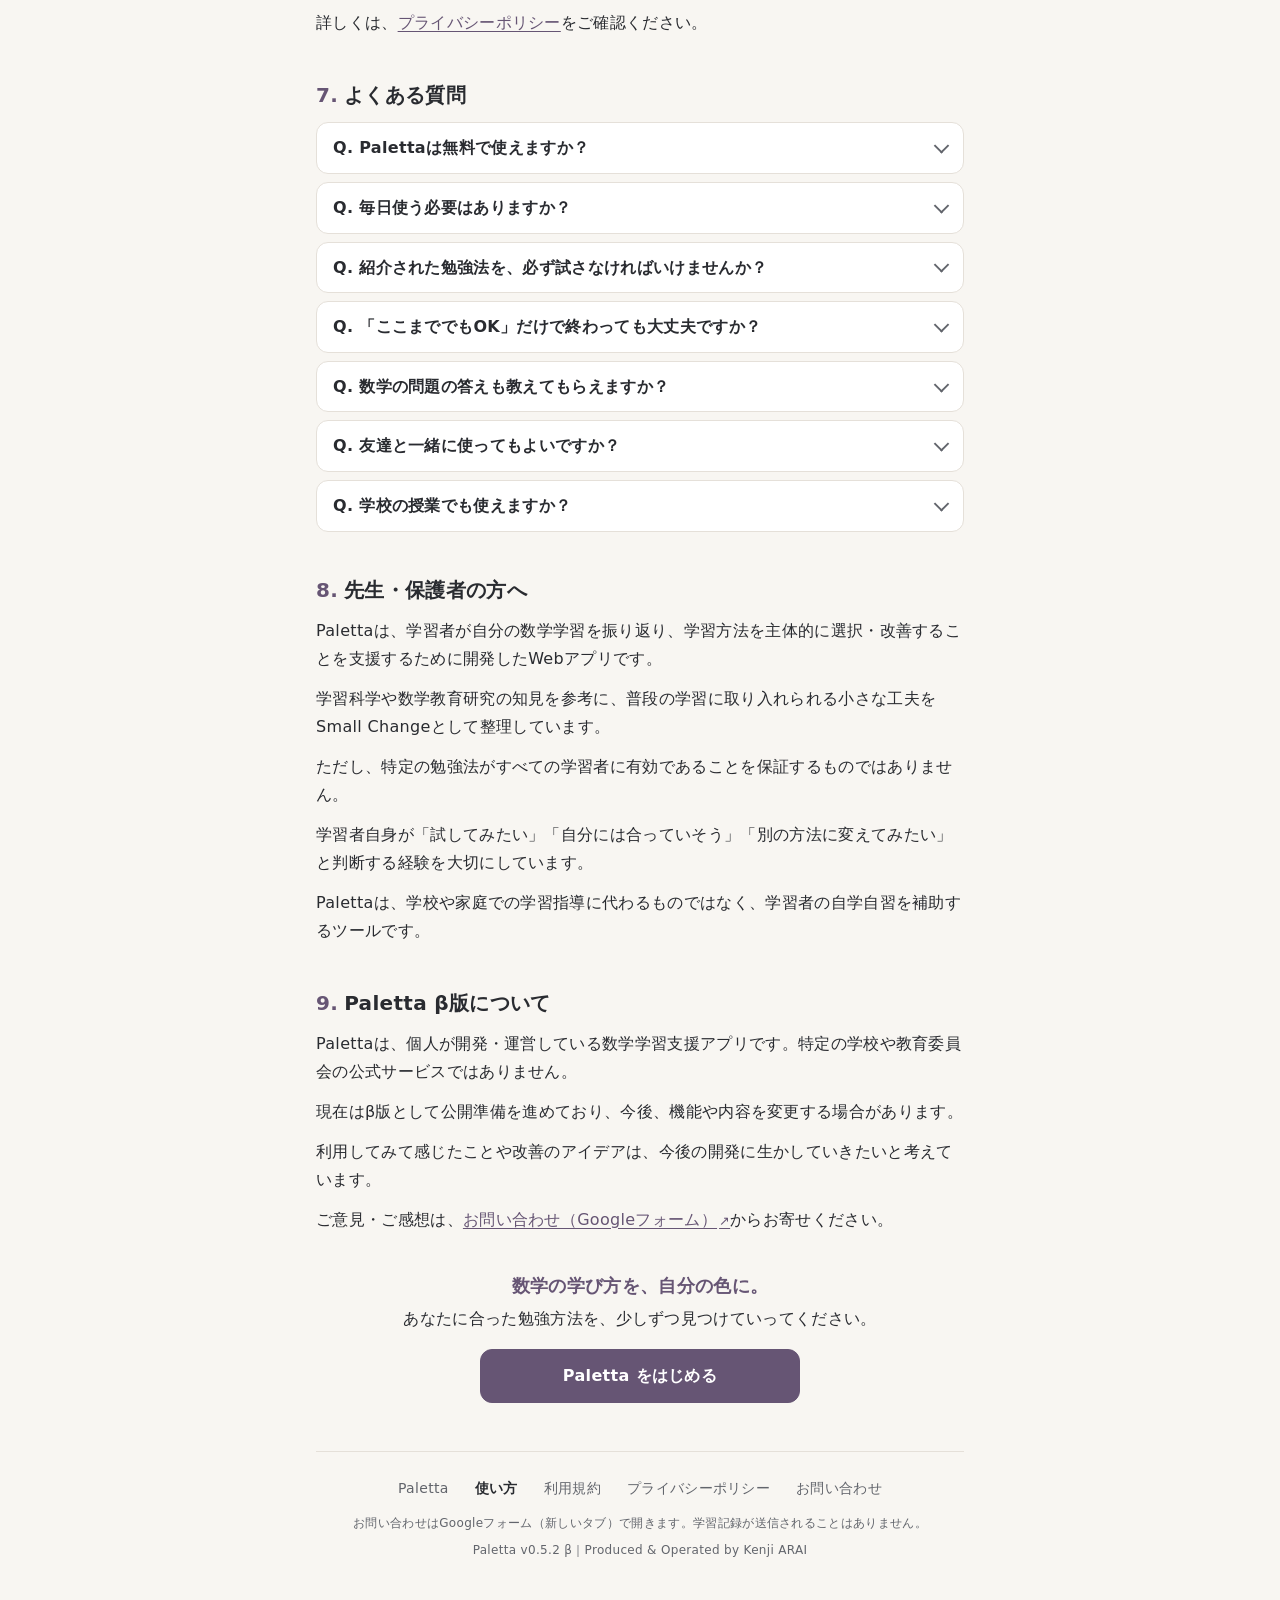
<file: public/howto.html>
<!doctype html>
<html lang="ja">
<head>
  <meta charset="utf-8">
  <meta name="viewport" content="width=device-width, initial-scale=1, viewport-fit=cover">
  <title>使い方｜Paletta</title>
  <meta name="description" content="Paletta（パレッタ）の使い方。自分の数学の勉強を振り返り、小さな工夫を試し、振り返る方法を紹介します。">
  <meta name="theme-color" content="#F8F6F2" media="(prefers-color-scheme: light)">
  <meta name="theme-color" content="#1A1918" media="(prefers-color-scheme: dark)">
  <meta property="og:type" content="article">
  <meta property="og:site_name" content="Paletta">
  <meta property="og:title" content="使い方｜Paletta">
  <meta property="og:description" content="Paletta（パレッタ）の使い方。自分の数学の勉強を振り返り、小さな工夫を試し、振り返る方法を紹介します。">
  <link rel="icon" href="icons/favicon.ico" sizes="any">
  <link rel="icon" href="icons/favicon-32.png" type="image/png" sizes="32x32">
  <link rel="apple-touch-icon" href="icons/apple-touch-icon.png">
  <link rel="manifest" href="manifest.webmanifest">
  <link rel="stylesheet" href="css/style.css">
  <link rel="stylesheet" href="css/pages.css">
</head>
<body>
  <div class="page">
    <header class="page-top">
      <a class="back-link" href="./" data-back-to-app><svg class="ic" viewBox="0 0 24 24" aria-hidden="true" focusable="false"><path d="m14.5 6-6 6 6 6"/></svg><span>Palettaに戻る</span></a>
      <a class="page-brand" href="./" aria-label="Paletta（アプリのホーム）">
        <img class="mark" src="images/paletta-mark.png" alt="" width="30" height="27">
        <picture>
          <source srcset="images/paletta-wordmark-light.png" media="(prefers-color-scheme: dark)">
          <img class="word" src="images/paletta-wordmark.png" alt="" width="74" height="17">
        </picture>
      </a>
    </header>

    <main id="main">
      <h1>Palettaの使い方</h1>
      <p class="lead">数学の学び方を、自分の色に。</p>
      <p class="meta">Paletta v0.5.2 β</p>

      <section aria-labelledby="intro">
        <h2 id="intro" class="sr-only">はじめに</h2>
        <p>数学の勉強を頑張っているのに、なかなか問題が解けるようにならない。そんな経験はありませんか？</p>
        <p>数学ができるようになるためには、「何を勉強するか」だけでなく、「どう勉強するか」も大切です。</p>
        <p>Paletta（パレッタ）は、自分の勉強を振り返り、いろいろな方法を試しながら、<strong>自分に合った数学の勉強法を見つけるためのアプリ</strong>です。</p>
        <p>勉強法に、すべての人に当てはまる一つの正解があるわけではありません。</p>
        <p>だからこそ、自分で選んで、小さく試して、少しずつ工夫していきましょう。</p>
      </section>

      <nav class="toc" aria-label="このページの目次">
        <b>目次</b>
        <ol>
          <li><a href="#features">Palettaでできること</a></li>
          <li><a href="#basic">基本の使い方</a></li>
          <li><a href="#small-change">Small Changeって何？</a></li>
          <li><a href="#small-start">Small Startって何？</a></li>
          <li><a href="#note">私の勉強法ノートの使い方</a></li>
          <li><a href="#records">学習記録について</a></li>
          <li><a href="#faq">よくある質問</a></li>
          <li><a href="#for-adults">先生・保護者の方へ</a></li>
          <li><a href="#beta">Paletta β版について</a></li>
        </ol>
      </nav>

      <section aria-labelledby="features">
        <h2 id="features"><span class="num">1.</span>Palettaでできること</h2>
        <p>Palettaには、主に4つの機能があります。</p>
        <div class="feature-grid">
          <div class="feature"><div class="fi"><svg class="ic" viewBox="0 0 24 24" aria-hidden="true" focusable="false"><circle cx="12" cy="12" r="8.5"/><path d="m15.3 8.7-2.1 4.5-4.5 2.1 2.1-4.5z"/></svg></div><h3>今の自分を見つめる</h3>
            <p>数学の勉強で困っていることや、普段の勉強の仕方を振り返ります。いくつかの質問に答えると、今の自分に合いそうな勉強法が紹介されます。勉強したいけれど時間や体力が足りないときは、「Small Start」から、今ある学習や生活の進め方を少し見直す工夫を探すこともできます。</p></div>
          <div class="feature"><div class="fi"><svg class="ic" viewBox="0 0 24 24" aria-hidden="true" focusable="false"><rect x="4" y="7" width="12" height="13" rx="2"/><path d="M8 4h10a2 2 0 0 1 2 2v11"/></svg></div><h3>ライブラリ</h3>
            <p>数学の勉強に取り入れられる、小さな工夫を紹介しています。「解説を見る前に少し考える」「式と図を見比べる」など、普段の勉強に取り入れやすい方法（Small Change）と、時間や体力が足りないときの工夫（Small Start）を探せます。</p></div>
          <div class="feature"><div class="fi"><svg class="ic" viewBox="0 0 24 24" aria-hidden="true" focusable="false"><rect x="5" y="3.5" width="14" height="17" rx="2"/><path d="M9 3.5v17"/><path d="M12 8.5h4M12 12h4"/></svg></div><h3>私の勉強法ノート</h3>
            <p>試してみようと思った勉強法や、実際に取り組んだ結果を記録できます。「自分に合っていた」「少し難しかった」「別の方法を試したい」など、振り返ったことを次の学習に生かせます。</p></div>
          <div class="feature"><div class="fi"><svg class="ic" viewBox="0 0 24 24" aria-hidden="true" focusable="false"><circle cx="12" cy="12" r="8.5"/><path d="M10.3 8.9v6.2l4.9-3.1z"/></svg></div><h3>動画で学ぶ</h3>
            <p>数学の勉強の仕方について、動画で紹介しています。教科書や問題集の使い方、理解の深め方、学習習慣など、気になるテーマから視聴できます。</p></div>
        </div>
      </section>

      <section aria-labelledby="basic">
        <h2 id="basic"><span class="num">2.</span>基本の使い方</h2>
        <p>Palettaは、次の4つのステップで使います。</p>
        <ol class="steps">
          <li>
            <span class="si"><svg class="ic" viewBox="0 0 24 24" aria-hidden="true" focusable="false"><circle cx="12" cy="12" r="8.5"/><path d="m15.3 8.7-2.1 4.5-4.5 2.1 2.1-4.5z"/></svg></span>
            <span class="step-no">STEP 1</span>
            <h3>自分の勉強を振り返る</h3>
            <p>ホーム画面の「今の自分を見つめる」からスタートします。</p>
            <p>最近の宿題や問題集への取り組みを思い浮かべながら、質問に答えてみましょう。</p>
            <p>正解・不正解はありません。自分に最も近いと思うものを選んでください。</p>
          </li>
          <li>
            <span class="si"><svg class="ic" viewBox="0 0 24 24" aria-hidden="true" focusable="false"><rect x="4" y="7" width="12" height="13" rx="2"/><path d="M8 4h10a2 2 0 0 1 2 2v11"/></svg></span>
            <span class="step-no">STEP 2</span>
            <h3>勉強法を選ぶ</h3>
            <p>回答をもとに、試せそうなSmall Changeが紹介されます。</p>
            <p>気になるカードを開いて、どんな方法なのか確認しましょう。</p>
            <p>試してみたい方法が見つかったら、「これを試してみる」を押します。次の画面で科目や教材を選び（どちらも任意）、「決めた」を押すと、その方法が自分の勉強法ノートに記録されます。</p>
            <p>自分には合わないと思ったら、「ほかの方法も見てみる」から選び直しても大丈夫です。</p>
          </li>
          <li>
            <span class="si"><svg class="ic" viewBox="0 0 24 24" aria-hidden="true" focusable="false"><path d="M5 12h14"/><path d="m13 6 6 6-6 6"/></svg></span>
            <span class="step-no">STEP 3</span>
            <h3>普段の勉強で試してみる</h3>
            <p>選んだ方法を、いつもの数学の勉強に少しだけ取り入れてみましょう。</p>
            <p>特別な勉強時間を増やさなくても構いません。宿題や問題集など、普段の学習の中で試せる方法もあります。</p>
            <p>忙しい日や疲れている日に、無理をして取り組む必要はありません。</p>
          </li>
          <li>
            <span class="si"><svg class="ic" viewBox="0 0 24 24" aria-hidden="true" focusable="false"><path d="M19.5 12a7.5 7.5 0 0 1-12.9 5.2"/><path d="M4.5 12a7.5 7.5 0 0 1 12.9-5.2"/><path d="M17.6 3.6v3.6H14"/><path d="M6.4 20.4v-3.6H10"/></svg></span>
            <span class="step-no">STEP 4</span>
            <h3>試した結果を振り返る</h3>
            <p>後日、Palettaを開いて、試した方法を振り返ってみましょう。</p>
            <p>「続けやすさ」や「手ごたえ」などを整理できます。</p>
            <p>うまくいかなかった場合も、それは失敗ではありません。</p>
            <p>自分に合う勉強法を見つけるための、大切な情報です。</p>
          </li>
        </ol>
      </section>

      <section aria-labelledby="small-change">
        <h2 id="small-change"><span class="num">3.</span>Small Changeって何？</h2>
        <p>Small Changeとは、<strong>普段の勉強方法に加える、小さな工夫</strong>のことです。</p>
        <p>例えば、解説を読んで終わりにするのではなく、解説を閉じて最初の一手だけ再現してみる。</p>
        <p>間違えた問題をすべて解き直すのではなく、次の勉強のときに一問だけ選んで解き直してみる。</p>
        <p>そんな小さな変更から、自分の勉強方法を見直していきます。</p>
        <p>Small Changeには、3つの種類があります。</p>

        <div class="cat-sample cat-study">
          <span class="cat-badge"><svg class="ic" viewBox="0 0 24 24" aria-hidden="true" focusable="false"><path d="M9 5.2a2.4 2.4 0 0 0-2.4 2.4 2.6 2.6 0 0 0-1.9 4.1 2.6 2.6 0 0 0 1.5 4.2A2.7 2.7 0 0 0 9 18.8a2 2 0 0 0 3-1.7V7.2a2 2 0 0 0-3-2Z"/><path d="M15 5.2a2.4 2.4 0 0 1 2.4 2.4 2.6 2.6 0 0 1 1.9 4.1 2.6 2.6 0 0 1-1.5 4.2 2.7 2.7 0 0 1-2.8 2.9 2 2 0 0 1-3-1.7V7.2a2 2 0 0 1 3-2Z"/></svg><span>BLUE｜学び方を工夫する</span></span>
          <h3 class="sr-only">BLUE｜学び方を工夫する</h3>
          <p>解説を見ずに思い出す、時間を空けて解き直す、自分のつまずきを振り返るなど、広く活用できる学習方法です。</p>
        </div>
        <div class="cat-sample cat-math">
          <span class="cat-badge"><svg class="ic" viewBox="0 0 24 24" aria-hidden="true" focusable="false"><path d="M17 7V5H7l5.5 7L7 19h10v-2"/></svg><span>GREEN｜数学の考え方を活かす</span></span>
          <h3 class="sr-only">GREEN｜数学の考え方を活かす</h3>
          <p>異なる解き方を比べる、式と図をつなげる、答えを別の方法で確かめるなど、数学ならではの考え方を活かした学習方法です。</p>
          <p class="easy-sample"><svg class="ic" viewBox="0 0 24 24" aria-hidden="true" focusable="false"><path d="M12 20v-7.5"/><path d="M12 12.5C12 9 9.7 6.5 5.5 6.5c0 3.5 2.3 6 6.5 6Z"/><path d="M12 14.5c0-3 2-5 5.5-5 0 3-2 5-5.5 5Z"/></svg><span>難しそうだと感じたら、「ここまででもOK」から始めてみましょう。</span></p>
        </div>
        <div class="cat-sample cat-others">
          <span class="cat-badge"><svg class="ic" viewBox="0 0 24 24" aria-hidden="true" focusable="false"><circle cx="9" cy="8.5" r="3"/><path d="M3.5 19.5a5.5 5.5 0 0 1 11 0"/><circle cx="16.5" cy="9.5" r="2.4"/><path d="M16 14.1a4.6 4.6 0 0 1 4.5 5.4"/></svg><span>ORANGE｜他者の力を借りる</span></span>
          <h3 class="sr-only">ORANGE｜他者の力を借りる</h3>
          <p>友達やクラスメイトと考え方を説明し合ったり、わからないところを質問にしたりする学習方法です。</p>
          <p>一人で勉強する方法も、誰かと勉強する方法もあります。自分の状況に合わせて選んでください。</p>
        </div>
      </section>

      <section aria-labelledby="small-start">
        <h2 id="small-start"><span class="num">4.</span>Small Startって何？</h2>
        <p>Small Startは、<strong>数学を勉強したいけれど、時間や体力が足りないときに、今ある学習や生活の進め方を少し見直す機能</strong>です。</p>
        <p>勉強時間を増やすことだけを目指すのではありません。宿題や授業への取り組み方を変えたり、勉強するタイミングや量を調整したりする、小さな工夫を紹介します。</p>
        <p>「今の自分を見つめる」で「勉強したいけれど、時間や体力が足りない」を選び、2つの質問に答えると、今の状況で試せそうな工夫が3つ紹介されます。</p>
        <div class="cat-sample cat-start">
          <span class="cat-badge"><svg class="ic" viewBox="0 0 24 24" aria-hidden="true" focusable="false"><path d="M12 20v-7.5"/><path d="M12 12.5C12 9 9.7 6.5 5.5 6.5c0 3.5 2.3 6 6.5 6Z"/><path d="M12 14.5c0-3 2-5 5.5-5 0 3-2 5-5.5 5Z"/></svg><span>Small Start</span></span>
          <h3 class="sr-only">Small Start</h3>
          <p>例えば、宿題を授業の復習にも活かす、勉強を小さく区切る、疲れた日は勉強の形を変える、休む時間を先に確保する、といった工夫です。</p>
          <p class="easy-sample"><svg class="ic" viewBox="0 0 24 24" aria-hidden="true" focusable="false"><path d="M12 20v-7.5"/><path d="M12 12.5C12 9 9.7 6.5 5.5 6.5c0 3.5 2.3 6 6.5 6Z"/><path d="M12 14.5c0-3 2-5 5.5-5 0 3-2 5-5.5 5Z"/></svg><span>疲れが強い日は、休むことを選んでも大丈夫です。</span></p>
        </div>
      </section>

      <section aria-labelledby="note">
        <h2 id="note"><span class="num">5.</span>私の勉強法ノートの使い方</h2>
        <p>Palettaでは、選んだSmall Changeを「私の勉強法ノート」に記録できます。</p>
        <p>記録を残すことで、以前どんな勉強法を試したのか、どの方法が自分に合っていたのかを振り返れます。</p>
        <p>振り返るときには、次の2つを分けて考えることを大切にしています。</p>
        <div class="two-axes">
          <div><b>続けやすさ</b><p>その勉強法を、普段の生活や学習の中に取り入れやすかったか。</p></div>
          <div><b>手ごたえ</b><p>実際に取り組んでみて、学習に役立ちそうだと感じたか。</p></div>
        </div>
        <p>取り組みやすくても、すぐに手ごたえを感じられない方法もあります。反対に、役立ちそうでも、続けるのが難しい方法もあります。</p>
        <p>自分にとってどんな方法が合っているのか、少しずつ見つけていきましょう。</p>
        <p>なお、Small Startの振り返りでは、「試してみたか」と「今の自分に合っていそうか」の2つを選びます。試せなかったときも、そのまま記録して大丈夫です。</p>
      </section>

      <section aria-labelledby="records">
        <h2 id="records"><span class="num">6.</span>学習記録について</h2>
        <p>Palettaでは、選んだ勉強法や振り返りの内容を、利用しているブラウザ内に保存します。</p>
        <p>アカウント登録は必要ありません。また、現在のβ版には、学習記録を自動的に運営者へ送信する機能はありません。</p>
        <p>ただし、次の点に注意してください。</p>
        <div class="note-box">
          <ul>
            <li>ブラウザのデータを削除した場合や、利用環境によっては記録が消えることがあります。</li>
            <li>別の端末やブラウザには、自動的に記録が引き継がれません。</li>
            <li>共用端末では、ほかの人に記録を見られる可能性があります。</li>
            <li>自由記述欄には、氏名や連絡先などの個人情報を書かないようにしてください。</li>
          </ul>
        </div>
        <p>記録を残しておきたい場合は、「記録の保存と引き継ぎ」からファイルを書き出せます。保存したファイルを読み込むことで、記録を引き継ぐこともできます。</p>
        <p>詳しくは、<a href="privacy.html">プライバシーポリシー</a>をご確認ください。</p>
      </section>

      <section aria-labelledby="faq" class="faq">
        <h2 id="faq"><span class="num">7.</span>よくある質問</h2>
        <details><summary>Q. Palettaは無料で使えますか？</summary><div class="ans"><p>はい。現在のβ版は無料で利用できます。</p></div></details>
        <details><summary>Q. 毎日使う必要はありますか？</summary><div class="ans"><p>いいえ。数学の勉強で困ったときや、勉強方法を見直したいときに使ってください。</p></div></details>
        <details><summary>Q. 紹介された勉強法を、必ず試さなければいけませんか？</summary><div class="ans"><p>いいえ。自分に合いそうな方法を選んでください。試してみて合わなければ、別の方法を選んでも構いません。</p></div></details>
        <details><summary>Q. 「ここまででもOK」だけで終わっても大丈夫ですか？</summary><div class="ans"><p>はい。最初は小さく試すだけでも構いません。余裕があるときには、もう少し進んだ取り組みに挑戦してみましょう。</p></div></details>
        <details><summary>Q. 数学の問題の答えも教えてもらえますか？</summary><div class="ans"><p>Palettaは、数学の問題を直接解説するアプリではありません。数学をどのように勉強するかを考えるためのアプリです。</p></div></details>
        <details><summary>Q. 友達と一緒に使ってもよいですか？</summary><div class="ans"><p>もちろんです。一人で使うことを基本としていますが、友達と考え方を説明し合ったり、質問を考えたりする方法も紹介しています。</p></div></details>
        <details><summary>Q. 学校の授業でも使えますか？</summary><div class="ans"><p>はい。授業や家庭学習など、教育目的で利用できます。ただし、学校で利用する場合は、各学校の端末利用や情報管理に関するルールに従ってください。</p></div></details>
      </section>

      <section aria-labelledby="for-adults">
        <h2 id="for-adults"><span class="num">8.</span>先生・保護者の方へ</h2>
        <p>Palettaは、学習者が自分の数学学習を振り返り、学習方法を主体的に選択・改善することを支援するために開発したWebアプリです。</p>
        <p>学習科学や数学教育研究の知見を参考に、普段の学習に取り入れられる小さな工夫をSmall Changeとして整理しています。</p>
        <p>ただし、特定の勉強法がすべての学習者に有効であることを保証するものではありません。</p>
        <p>学習者自身が「試してみたい」「自分には合っていそう」「別の方法に変えてみたい」と判断する経験を大切にしています。</p>
        <p>Palettaは、学校や家庭での学習指導に代わるものではなく、学習者の自学自習を補助するツールです。</p>
      </section>

      <section aria-labelledby="beta">
        <h2 id="beta"><span class="num">9.</span>Paletta β版について</h2>
        <p>Palettaは、個人が開発・運営している数学学習支援アプリです。特定の学校や教育委員会の公式サービスではありません。</p>
        <p>現在はβ版として公開準備を進めており、今後、機能や内容を変更する場合があります。</p>
        <p>利用してみて感じたことや改善のアイデアは、今後の開発に生かしていきたいと考えています。</p>
        <p>ご意見・ご感想は、<a href="https://docs.google.com/forms/d/e/1FAIpQLSelMmzSaA0BG9F45TSxbpQJoN7o0RmerUH9RfRu2n4dPGYGBA/viewform" target="_blank" rel="noopener noreferrer" data-contact class="ext">お問い合わせ（Googleフォーム）<span class="sr-only">（Googleフォームが新しいタブで開きます）</span></a>からお寄せください。</p>
      </section>

      <div class="closing">
        <p class="lead">数学の学び方を、自分の色に。</p>
        <p>あなたに合った勉強方法を、少しずつ見つけていってください。</p>
        <p><a class="btn" href="./" style="max-width:320px;margin:16px auto 0">Paletta をはじめる</a></p>
      </div>
    </main>

    <footer class="page-foot">
      <nav aria-label="Palettaの案内ページ">
          <a href="./">Paletta</a>
          <a href="howto.html" aria-current="page">使い方</a>
          <a href="terms.html">利用規約</a>
          <a href="privacy.html">プライバシーポリシー</a>
          <a href="https://docs.google.com/forms/d/e/1FAIpQLSelMmzSaA0BG9F45TSxbpQJoN7o0RmerUH9RfRu2n4dPGYGBA/viewform" target="_blank" rel="noopener noreferrer" data-contact>お問い合わせ<span class="sr-only">（Googleフォームが新しいタブで開きます）</span></a>
      </nav>
      <p id="offline-msg" class="offline-msg" hidden tabindex="-1" role="status">オフラインのため、お問い合わせフォームを開けません。インターネットに接続してから、もう一度お試しください。</p>
      <p class="small">お問い合わせはGoogleフォーム（新しいタブ）で開きます。学習記録が送信されることはありません。</p>
      <p class="small">Paletta v0.5.2 β｜Produced &amp; Operated by Kenji ARAI</p>
    </footer>
  </div>
  <script src="js/pages.js"></script>
</body>
</html>
</file>
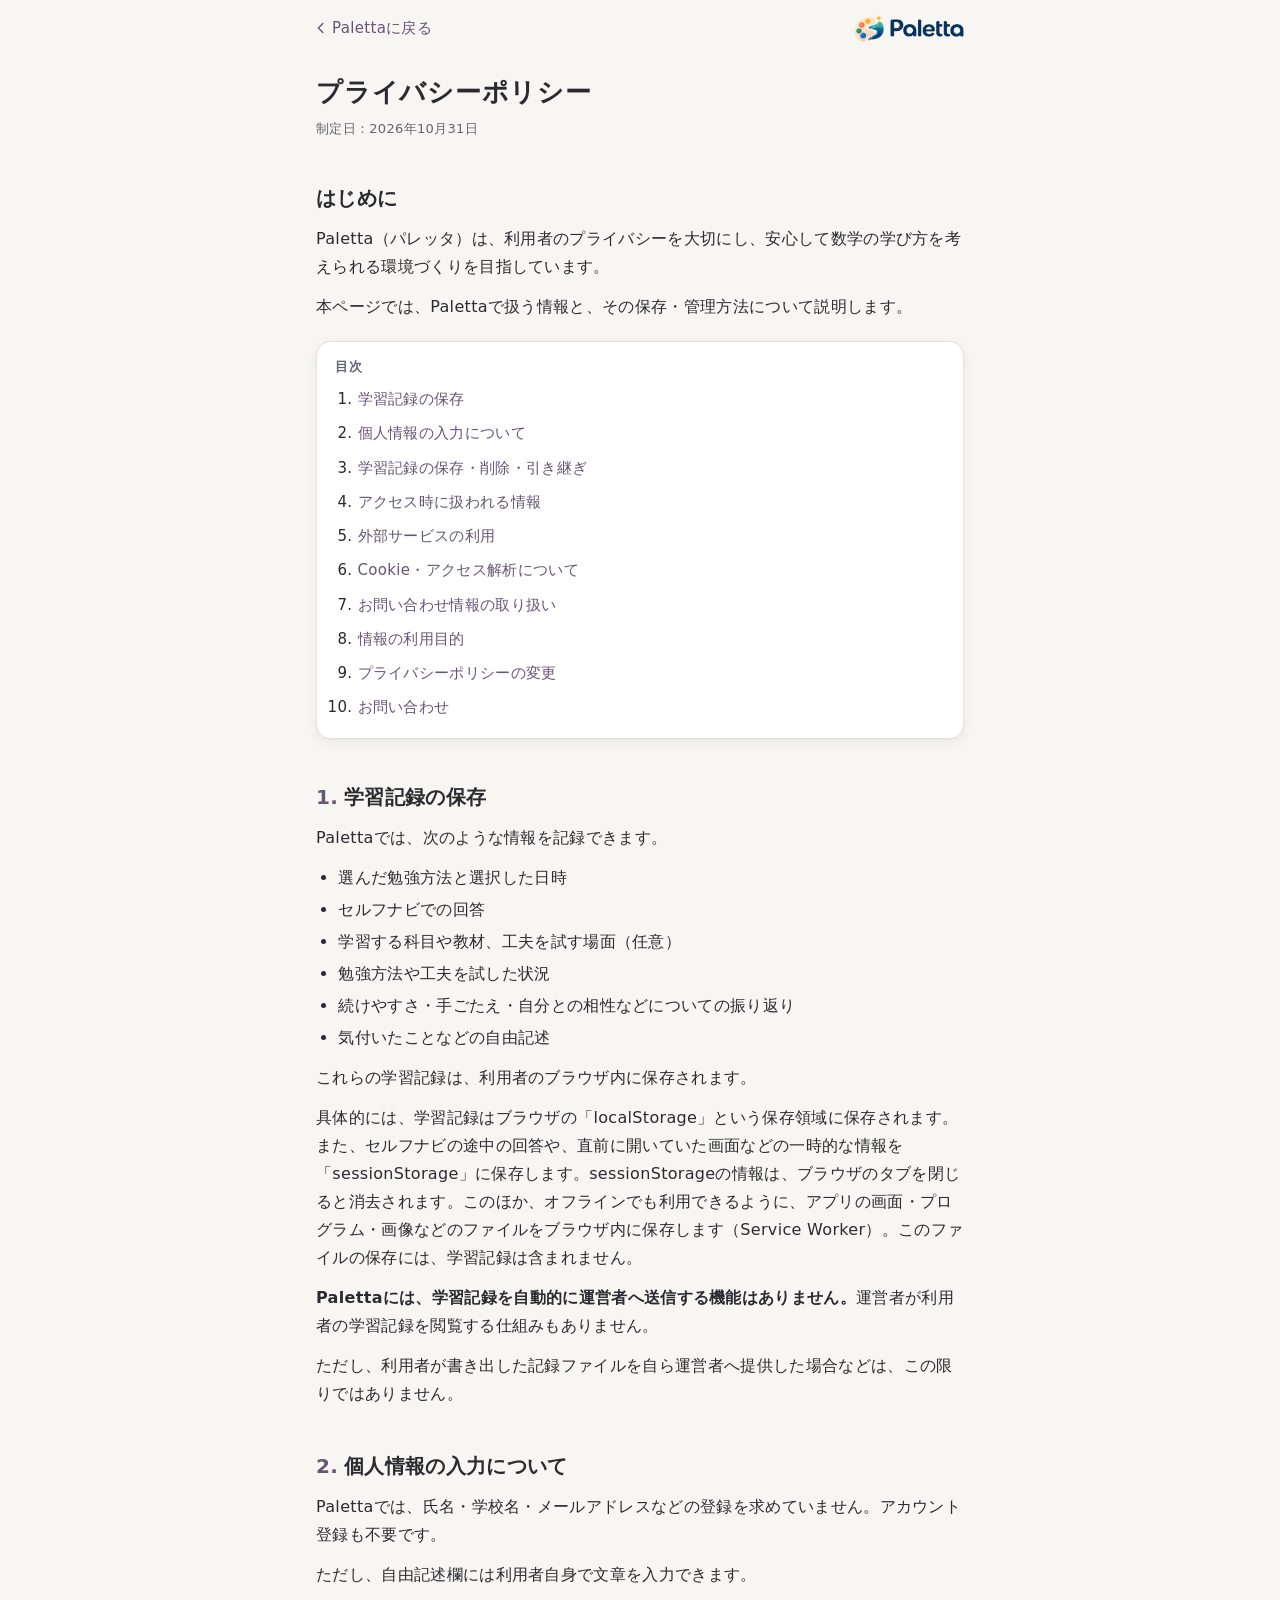
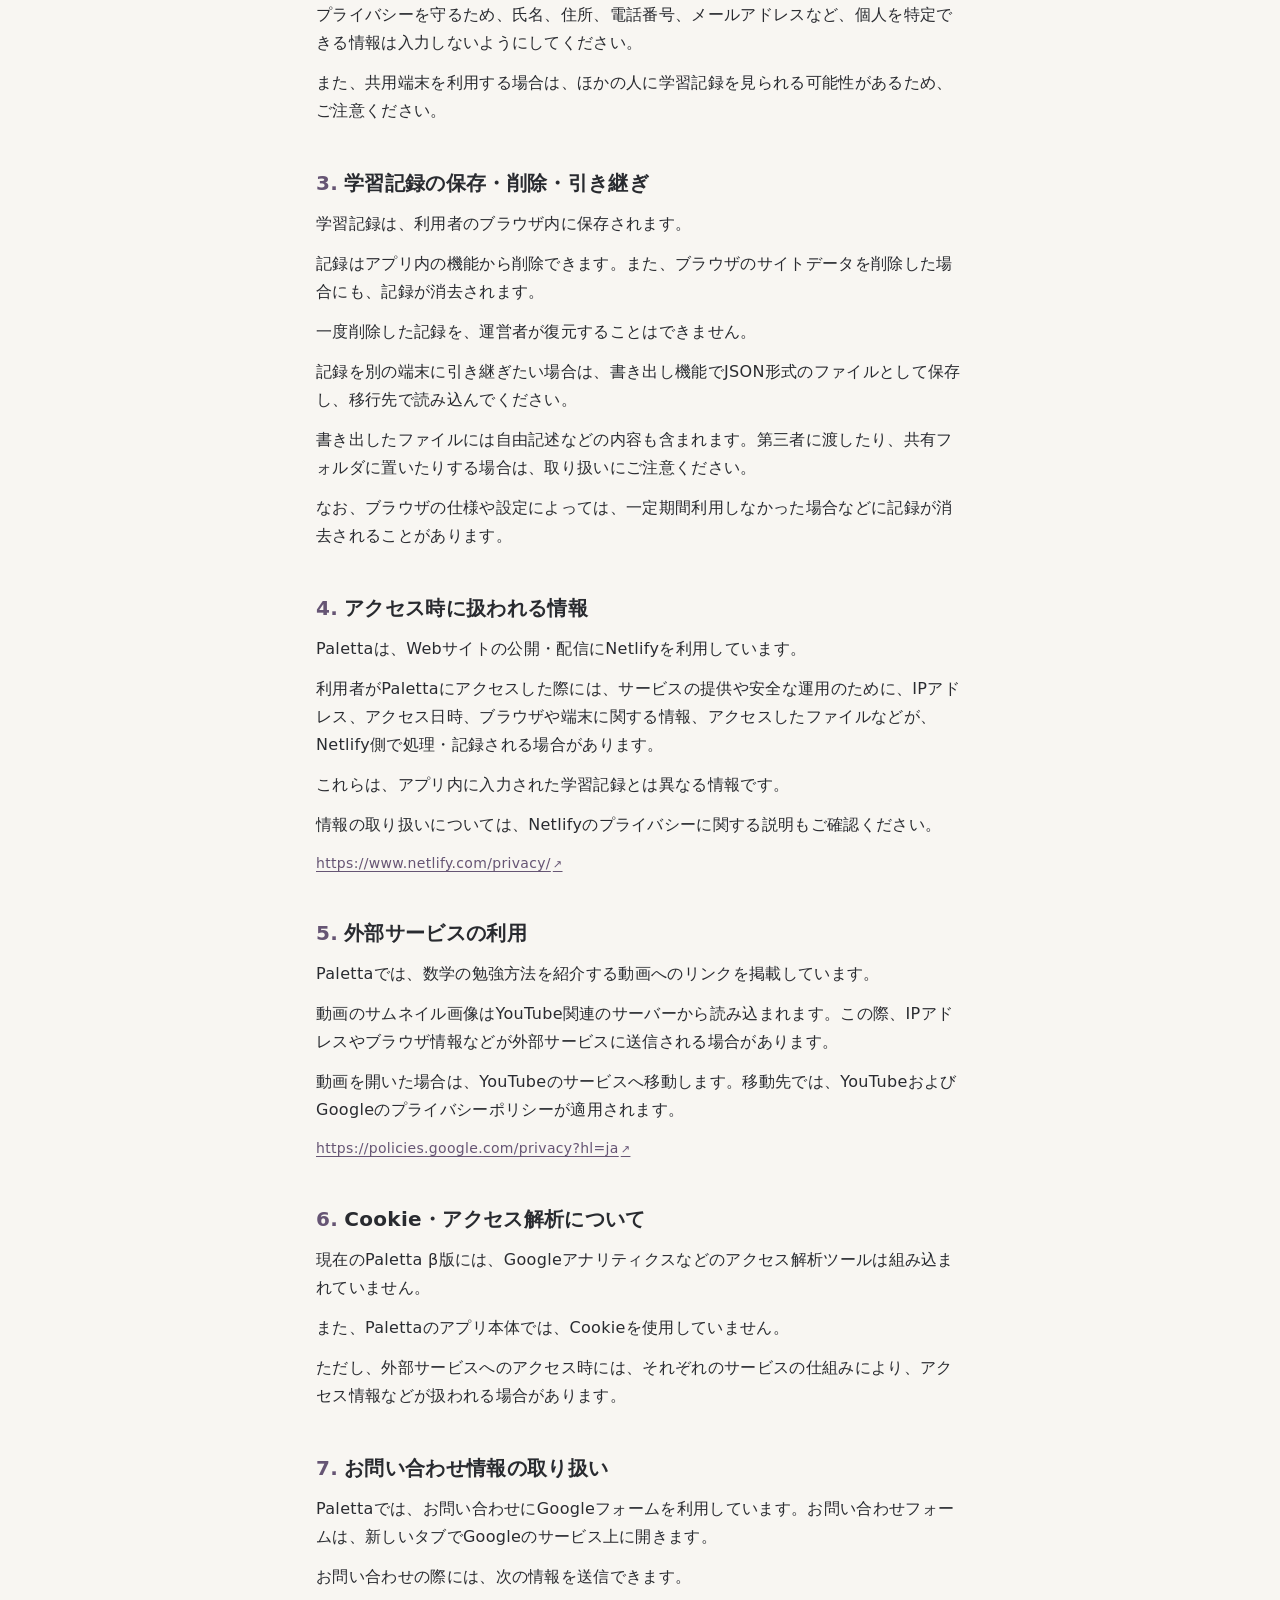
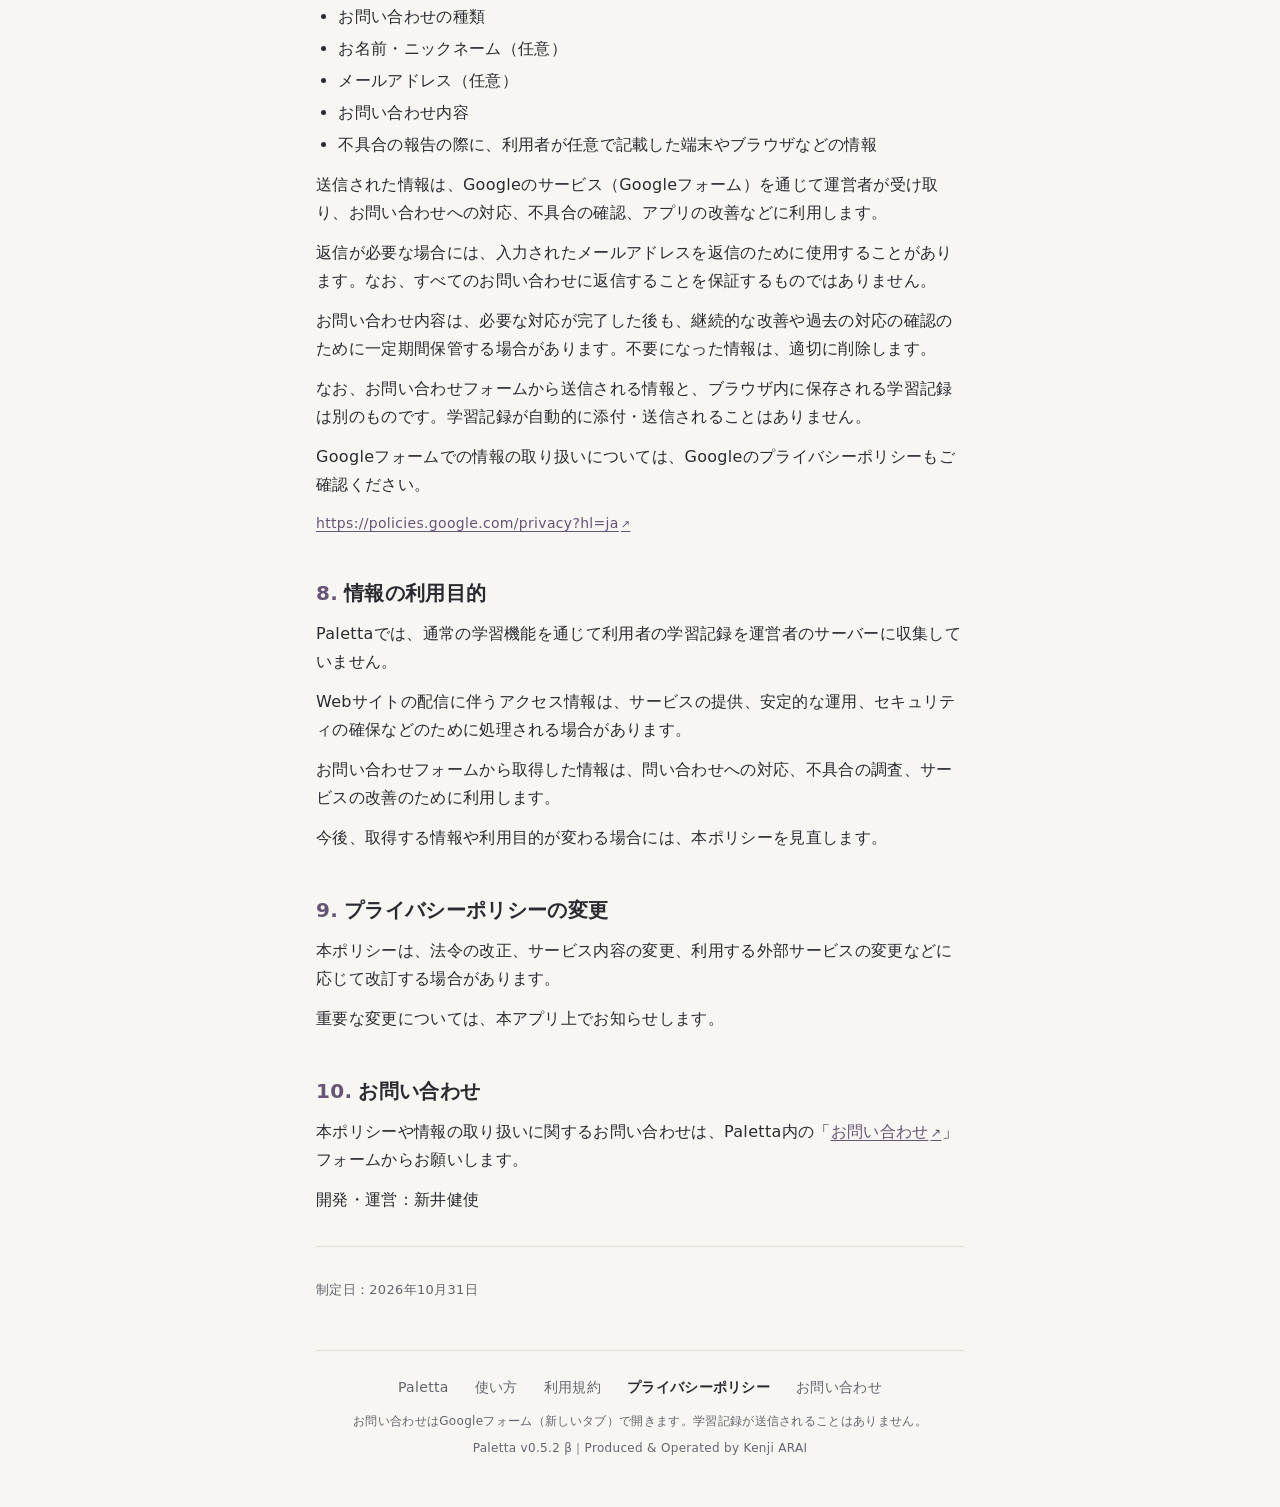
<file: public/privacy.html>
<!doctype html>
<html lang="ja">
<head>
  <meta charset="utf-8">
  <meta name="viewport" content="width=device-width, initial-scale=1, viewport-fit=cover">
  <title>プライバシーポリシー｜Paletta</title>
  <meta name="description" content="Paletta（パレッタ）のプライバシーポリシーです。学習記録の保存方法や、お問い合わせ情報の取り扱いについて説明します。">
  <meta name="theme-color" content="#F8F6F2" media="(prefers-color-scheme: light)">
  <meta name="theme-color" content="#1A1918" media="(prefers-color-scheme: dark)">
  <meta property="og:type" content="article">
  <meta property="og:site_name" content="Paletta">
  <meta property="og:title" content="プライバシーポリシー｜Paletta">
  <meta property="og:description" content="Paletta（パレッタ）のプライバシーポリシーです。学習記録の保存方法や、お問い合わせ情報の取り扱いについて説明します。">
  <link rel="icon" href="icons/favicon.ico" sizes="any">
  <link rel="icon" href="icons/favicon-32.png" type="image/png" sizes="32x32">
  <link rel="apple-touch-icon" href="icons/apple-touch-icon.png">
  <link rel="manifest" href="manifest.webmanifest">
  <link rel="stylesheet" href="css/style.css">
  <link rel="stylesheet" href="css/pages.css">
</head>
<body>
  <div class="page">
    <header class="page-top">
      <a class="back-link" href="./" data-back-to-app><svg class="ic" viewBox="0 0 24 24" aria-hidden="true" focusable="false"><path d="m14.5 6-6 6 6 6"/></svg><span>Palettaに戻る</span></a>
      <a class="page-brand" href="./" aria-label="Paletta（アプリのホーム）">
        <img class="mark" src="images/paletta-mark.png" alt="" width="30" height="27">
        <picture>
          <source srcset="images/paletta-wordmark-light.png" media="(prefers-color-scheme: dark)">
          <img class="word" src="images/paletta-wordmark.png" alt="" width="74" height="17">
        </picture>
      </a>
    </header>

    <main id="main">
      <h1>プライバシーポリシー</h1>
      <p class="meta">制定日：2026年10月31日</p>

      <section aria-labelledby="p0">
        <h2 id="p0">はじめに</h2>
        <p>Paletta（パレッタ）は、利用者のプライバシーを大切にし、安心して数学の学び方を考えられる環境づくりを目指しています。</p>
        <p>本ページでは、Palettaで扱う情報と、その保存・管理方法について説明します。</p>
      </section>

      <nav class="toc" aria-label="このページの目次">
        <b>目次</b>
        <ol>
          <li><a href="#p1">学習記録の保存</a></li>
          <li><a href="#p2">個人情報の入力について</a></li>
          <li><a href="#p3">学習記録の保存・削除・引き継ぎ</a></li>
          <li><a href="#p4">アクセス時に扱われる情報</a></li>
          <li><a href="#p5">外部サービスの利用</a></li>
          <li><a href="#p6">Cookie・アクセス解析について</a></li>
          <li><a href="#p7">お問い合わせ情報の取り扱い</a></li>
          <li><a href="#p8">情報の利用目的</a></li>
          <li><a href="#p9">プライバシーポリシーの変更</a></li>
          <li><a href="#p10">お問い合わせ</a></li>
        </ol>
      </nav>

      <section aria-labelledby="p1">
        <h2 id="p1"><span class="num">1.</span>学習記録の保存</h2>
        <p>Palettaでは、次のような情報を記録できます。</p>
        <ul>
          <li>選んだ勉強方法と選択した日時</li>
          <li>セルフナビでの回答</li>
          <li>学習する科目や教材、工夫を試す場面（任意）</li>
          <li>勉強方法や工夫を試した状況</li>
          <li>続けやすさ・手ごたえ・自分との相性などについての振り返り</li>
          <li>気付いたことなどの自由記述</li>
        </ul>
        <p>これらの学習記録は、利用者のブラウザ内に保存されます。</p>
        <p>具体的には、学習記録はブラウザの「localStorage」という保存領域に保存されます。また、セルフナビの途中の回答や、直前に開いていた画面などの一時的な情報を「sessionStorage」に保存します。sessionStorageの情報は、ブラウザのタブを閉じると消去されます。このほか、オフラインでも利用できるように、アプリの画面・プログラム・画像などのファイルをブラウザ内に保存します（Service Worker）。このファイルの保存には、学習記録は含まれません。</p>
        <p><strong>Palettaには、学習記録を自動的に運営者へ送信する機能はありません。</strong>運営者が利用者の学習記録を閲覧する仕組みもありません。</p>
        <p>ただし、利用者が書き出した記録ファイルを自ら運営者へ提供した場合などは、この限りではありません。</p>
      </section>

      <section aria-labelledby="p2">
        <h2 id="p2"><span class="num">2.</span>個人情報の入力について</h2>
        <p>Palettaでは、氏名・学校名・メールアドレスなどの登録を求めていません。アカウント登録も不要です。</p>
        <p>ただし、自由記述欄には利用者自身で文章を入力できます。</p>
        <p>プライバシーを守るため、氏名、住所、電話番号、メールアドレスなど、個人を特定できる情報は入力しないようにしてください。</p>
        <p>また、共用端末を利用する場合は、ほかの人に学習記録を見られる可能性があるため、ご注意ください。</p>
      </section>

      <section aria-labelledby="p3">
        <h2 id="p3"><span class="num">3.</span>学習記録の保存・削除・引き継ぎ</h2>
        <p>学習記録は、利用者のブラウザ内に保存されます。</p>
        <p>記録はアプリ内の機能から削除できます。また、ブラウザのサイトデータを削除した場合にも、記録が消去されます。</p>
        <p>一度削除した記録を、運営者が復元することはできません。</p>
        <p>記録を別の端末に引き継ぎたい場合は、書き出し機能でJSON形式のファイルとして保存し、移行先で読み込んでください。</p>
        <p>書き出したファイルには自由記述などの内容も含まれます。第三者に渡したり、共有フォルダに置いたりする場合は、取り扱いにご注意ください。</p>
        <p>なお、ブラウザの仕様や設定によっては、一定期間利用しなかった場合などに記録が消去されることがあります。</p>
      </section>

      <section aria-labelledby="p4">
        <h2 id="p4"><span class="num">4.</span>アクセス時に扱われる情報</h2>
        <p>Palettaは、Webサイトの公開・配信にNetlifyを利用しています。</p>
        <p>利用者がPalettaにアクセスした際には、サービスの提供や安全な運用のために、IPアドレス、アクセス日時、ブラウザや端末に関する情報、アクセスしたファイルなどが、Netlify側で処理・記録される場合があります。</p>
        <p>これらは、アプリ内に入力された学習記録とは異なる情報です。</p>
        <p>情報の取り扱いについては、Netlifyのプライバシーに関する説明もご確認ください。</p>
        <p class="url"><a class="ext" href="https://www.netlify.com/privacy/" target="_blank" rel="noopener noreferrer">https://www.netlify.com/privacy/</a></p>
      </section>

      <section aria-labelledby="p5">
        <h2 id="p5"><span class="num">5.</span>外部サービスの利用</h2>
        <p>Palettaでは、数学の勉強方法を紹介する動画へのリンクを掲載しています。</p>
        <p>動画のサムネイル画像はYouTube関連のサーバーから読み込まれます。この際、IPアドレスやブラウザ情報などが外部サービスに送信される場合があります。</p>
        <p>動画を開いた場合は、YouTubeのサービスへ移動します。移動先では、YouTubeおよびGoogleのプライバシーポリシーが適用されます。</p>
        <p class="url"><a class="ext" href="https://policies.google.com/privacy?hl=ja" target="_blank" rel="noopener noreferrer">https://policies.google.com/privacy?hl=ja</a></p>
      </section>

      <section aria-labelledby="p6">
        <h2 id="p6"><span class="num">6.</span>Cookie・アクセス解析について</h2>
        <p>現在のPaletta β版には、Googleアナリティクスなどのアクセス解析ツールは組み込まれていません。</p>
        <p>また、Palettaのアプリ本体では、Cookieを使用していません。</p>
        <p>ただし、外部サービスへのアクセス時には、それぞれのサービスの仕組みにより、アクセス情報などが扱われる場合があります。</p>
      </section>

      <section aria-labelledby="p7">
        <h2 id="p7"><span class="num">7.</span>お問い合わせ情報の取り扱い</h2>
        <p>Palettaでは、お問い合わせにGoogleフォームを利用しています。お問い合わせフォームは、新しいタブでGoogleのサービス上に開きます。</p>
        <p>お問い合わせの際には、次の情報を送信できます。</p>
        <ul>
          <li>お問い合わせの種類</li>
          <li>お名前・ニックネーム（任意）</li>
          <li>メールアドレス（任意）</li>
          <li>お問い合わせ内容</li>
          <li>不具合の報告の際に、利用者が任意で記載した端末やブラウザなどの情報</li>
        </ul>
        <p>送信された情報は、Googleのサービス（Googleフォーム）を通じて運営者が受け取り、お問い合わせへの対応、不具合の確認、アプリの改善などに利用します。</p>
        <p>返信が必要な場合には、入力されたメールアドレスを返信のために使用することがあります。なお、すべてのお問い合わせに返信することを保証するものではありません。</p>
        <p>お問い合わせ内容は、必要な対応が完了した後も、継続的な改善や過去の対応の確認のために一定期間保管する場合があります。不要になった情報は、適切に削除します。</p>
        <p>なお、お問い合わせフォームから送信される情報と、ブラウザ内に保存される学習記録は別のものです。学習記録が自動的に添付・送信されることはありません。</p>
        <p>Googleフォームでの情報の取り扱いについては、Googleのプライバシーポリシーもご確認ください。</p>
        <p class="url"><a class="ext" href="https://policies.google.com/privacy?hl=ja" target="_blank" rel="noopener noreferrer">https://policies.google.com/privacy?hl=ja</a></p>
      </section>

      <section aria-labelledby="p8">
        <h2 id="p8"><span class="num">8.</span>情報の利用目的</h2>
        <p>Palettaでは、通常の学習機能を通じて利用者の学習記録を運営者のサーバーに収集していません。</p>
        <p>Webサイトの配信に伴うアクセス情報は、サービスの提供、安定的な運用、セキュリティの確保などのために処理される場合があります。</p>
        <p>お問い合わせフォームから取得した情報は、問い合わせへの対応、不具合の調査、サービスの改善のために利用します。</p>
        <p>今後、取得する情報や利用目的が変わる場合には、本ポリシーを見直します。</p>
      </section>

      <section aria-labelledby="p9">
        <h2 id="p9"><span class="num">9.</span>プライバシーポリシーの変更</h2>
        <p>本ポリシーは、法令の改正、サービス内容の変更、利用する外部サービスの変更などに応じて改訂する場合があります。</p>
        <p>重要な変更については、本アプリ上でお知らせします。</p>
      </section>

      <section aria-labelledby="p10">
        <h2 id="p10"><span class="num">10.</span>お問い合わせ</h2>
        <p>本ポリシーや情報の取り扱いに関するお問い合わせは、Paletta内の「<a href="https://docs.google.com/forms/d/e/1FAIpQLSelMmzSaA0BG9F45TSxbpQJoN7o0RmerUH9RfRu2n4dPGYGBA/viewform" target="_blank" rel="noopener noreferrer" data-contact class="ext">お問い合わせ<span class="sr-only">（Googleフォームが新しいタブで開きます）</span></a>」フォームからお願いします。</p>
        <p>開発・運営：新井健使</p>
      </section>

      <hr>
      <p class="meta">制定日：2026年10月31日</p>
    </main>

    <footer class="page-foot">
      <nav aria-label="Palettaの案内ページ">
          <a href="./">Paletta</a>
          <a href="howto.html">使い方</a>
          <a href="terms.html">利用規約</a>
          <a href="privacy.html" aria-current="page">プライバシーポリシー</a>
          <a href="https://docs.google.com/forms/d/e/1FAIpQLSelMmzSaA0BG9F45TSxbpQJoN7o0RmerUH9RfRu2n4dPGYGBA/viewform" target="_blank" rel="noopener noreferrer" data-contact>お問い合わせ<span class="sr-only">（Googleフォームが新しいタブで開きます）</span></a>
      </nav>
      <p id="offline-msg" class="offline-msg" hidden tabindex="-1" role="status">オフラインのため、お問い合わせフォームを開けません。インターネットに接続してから、もう一度お試しください。</p>
      <p class="small">お問い合わせはGoogleフォーム（新しいタブ）で開きます。学習記録が送信されることはありません。</p>
      <p class="small">Paletta v0.5.2 β｜Produced &amp; Operated by Kenji ARAI</p>
    </footer>
  </div>
  <script src="js/pages.js"></script>
</body>
</html>
</file>
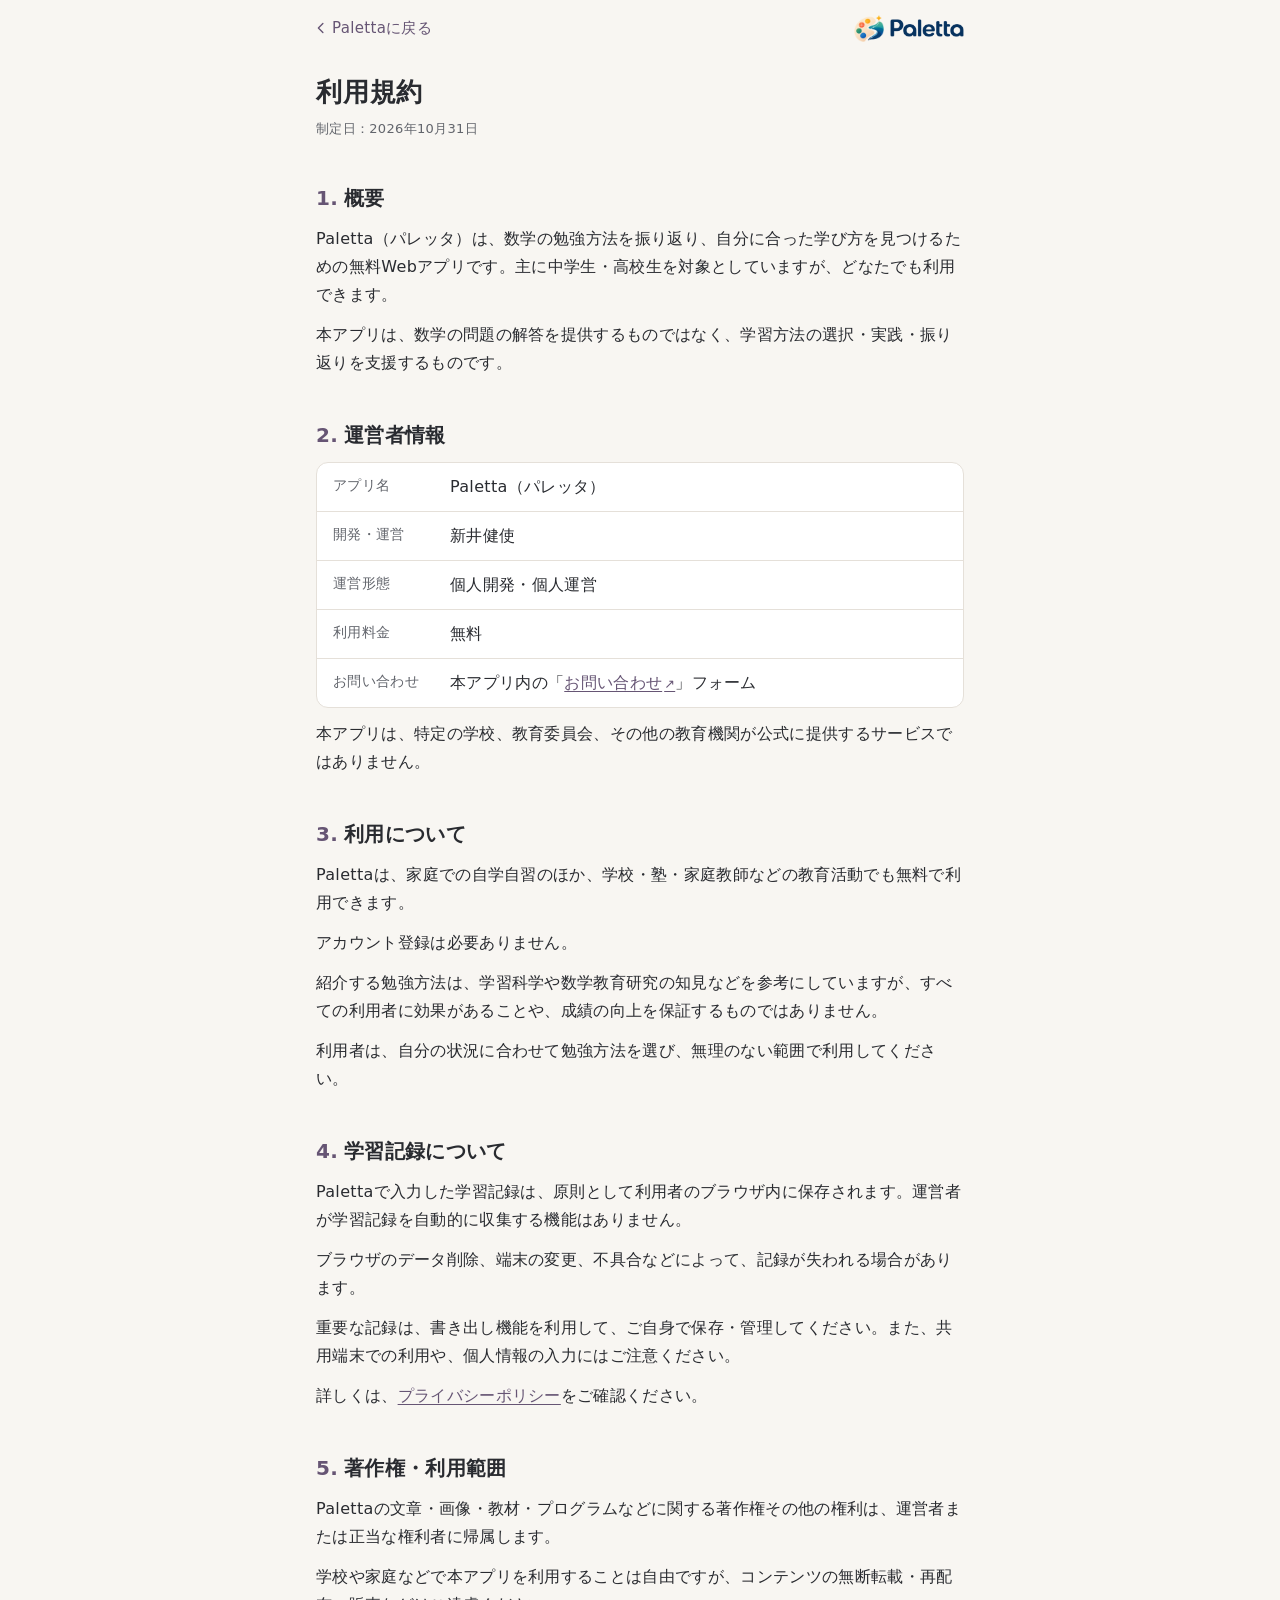
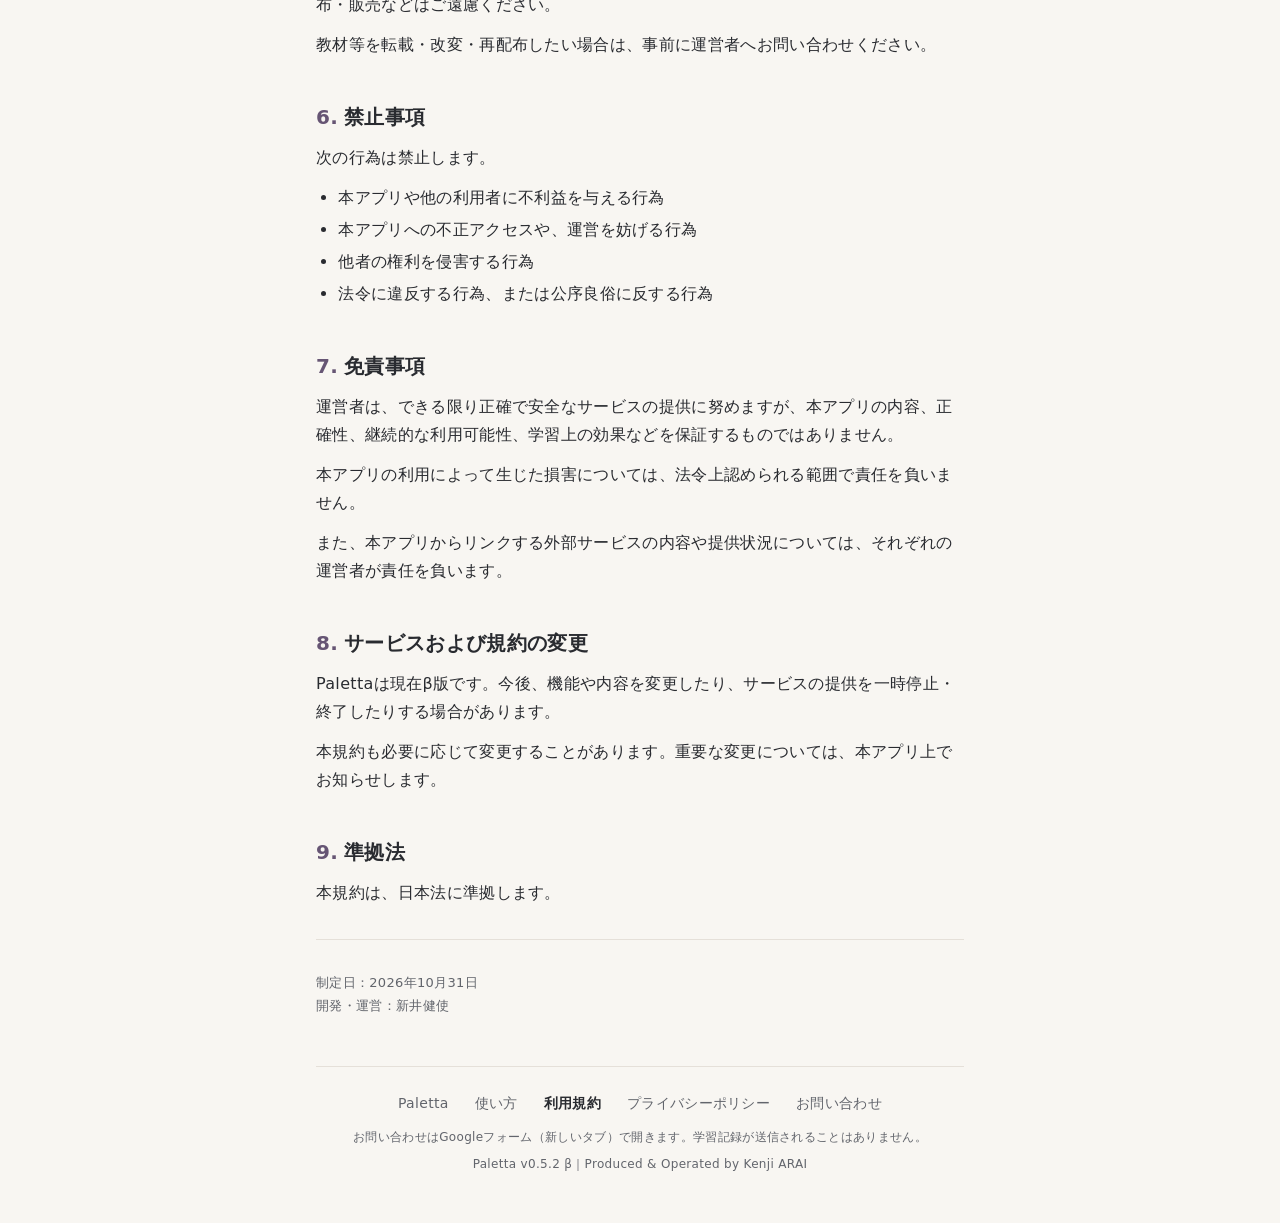
<file: public/terms.html>
<!doctype html>
<html lang="ja">
<head>
  <meta charset="utf-8">
  <meta name="viewport" content="width=device-width, initial-scale=1, viewport-fit=cover">
  <title>利用規約｜Paletta</title>
  <meta name="description" content="Paletta（パレッタ）の利用規約です。">
  <meta name="theme-color" content="#F8F6F2" media="(prefers-color-scheme: light)">
  <meta name="theme-color" content="#1A1918" media="(prefers-color-scheme: dark)">
  <meta property="og:type" content="article">
  <meta property="og:site_name" content="Paletta">
  <meta property="og:title" content="利用規約｜Paletta">
  <meta property="og:description" content="Paletta（パレッタ）の利用規約です。">
  <link rel="icon" href="icons/favicon.ico" sizes="any">
  <link rel="icon" href="icons/favicon-32.png" type="image/png" sizes="32x32">
  <link rel="apple-touch-icon" href="icons/apple-touch-icon.png">
  <link rel="manifest" href="manifest.webmanifest">
  <link rel="stylesheet" href="css/style.css">
  <link rel="stylesheet" href="css/pages.css">
</head>
<body>
  <div class="page">
    <header class="page-top">
      <a class="back-link" href="./" data-back-to-app><svg class="ic" viewBox="0 0 24 24" aria-hidden="true" focusable="false"><path d="m14.5 6-6 6 6 6"/></svg><span>Palettaに戻る</span></a>
      <a class="page-brand" href="./" aria-label="Paletta（アプリのホーム）">
        <img class="mark" src="images/paletta-mark.png" alt="" width="30" height="27">
        <picture>
          <source srcset="images/paletta-wordmark-light.png" media="(prefers-color-scheme: dark)">
          <img class="word" src="images/paletta-wordmark.png" alt="" width="74" height="17">
        </picture>
      </a>
    </header>

    <main id="main">
      <h1>利用規約</h1>
      <p class="meta">制定日：2026年10月31日</p>

      <section aria-labelledby="t1">
        <h2 id="t1"><span class="num">1.</span>概要</h2>
        <p>Paletta（パレッタ）は、数学の勉強方法を振り返り、自分に合った学び方を見つけるための無料Webアプリです。主に中学生・高校生を対象としていますが、どなたでも利用できます。</p>
        <p>本アプリは、数学の問題の解答を提供するものではなく、学習方法の選択・実践・振り返りを支援するものです。</p>
      </section>

      <section aria-labelledby="t2">
        <h2 id="t2"><span class="num">2.</span>運営者情報</h2>
        <ul class="info-list">
          <li><span class="k">アプリ名</span><span>Paletta（パレッタ）</span></li>
          <li><span class="k">開発・運営</span><span>新井健使</span></li>
          <li><span class="k">運営形態</span><span>個人開発・個人運営</span></li>
          <li><span class="k">利用料金</span><span>無料</span></li>
          <li><span class="k">お問い合わせ</span><span>本アプリ内の「<a href="https://docs.google.com/forms/d/e/1FAIpQLSelMmzSaA0BG9F45TSxbpQJoN7o0RmerUH9RfRu2n4dPGYGBA/viewform" target="_blank" rel="noopener noreferrer" data-contact class="ext">お問い合わせ<span class="sr-only">（Googleフォームが新しいタブで開きます）</span></a>」フォーム</span></li>
        </ul>
        <p>本アプリは、特定の学校、教育委員会、その他の教育機関が公式に提供するサービスではありません。</p>
      </section>

      <section aria-labelledby="t3">
        <h2 id="t3"><span class="num">3.</span>利用について</h2>
        <p>Palettaは、家庭での自学自習のほか、学校・塾・家庭教師などの教育活動でも無料で利用できます。</p>
        <p>アカウント登録は必要ありません。</p>
        <p>紹介する勉強方法は、学習科学や数学教育研究の知見などを参考にしていますが、すべての利用者に効果があることや、成績の向上を保証するものではありません。</p>
        <p>利用者は、自分の状況に合わせて勉強方法を選び、無理のない範囲で利用してください。</p>
      </section>

      <section aria-labelledby="t4">
        <h2 id="t4"><span class="num">4.</span>学習記録について</h2>
        <p>Palettaで入力した学習記録は、原則として利用者のブラウザ内に保存されます。運営者が学習記録を自動的に収集する機能はありません。</p>
        <p>ブラウザのデータ削除、端末の変更、不具合などによって、記録が失われる場合があります。</p>
        <p>重要な記録は、書き出し機能を利用して、ご自身で保存・管理してください。また、共用端末での利用や、個人情報の入力にはご注意ください。</p>
        <p>詳しくは、<a href="privacy.html">プライバシーポリシー</a>をご確認ください。</p>
      </section>

      <section aria-labelledby="t5">
        <h2 id="t5"><span class="num">5.</span>著作権・利用範囲</h2>
        <p>Palettaの文章・画像・教材・プログラムなどに関する著作権その他の権利は、運営者または正当な権利者に帰属します。</p>
        <p>学校や家庭などで本アプリを利用することは自由ですが、コンテンツの無断転載・再配布・販売などはご遠慮ください。</p>
        <p>教材等を転載・改変・再配布したい場合は、事前に運営者へお問い合わせください。</p>
      </section>

      <section aria-labelledby="t6">
        <h2 id="t6"><span class="num">6.</span>禁止事項</h2>
        <p>次の行為は禁止します。</p>
        <ul>
          <li>本アプリや他の利用者に不利益を与える行為</li>
          <li>本アプリへの不正アクセスや、運営を妨げる行為</li>
          <li>他者の権利を侵害する行為</li>
          <li>法令に違反する行為、または公序良俗に反する行為</li>
        </ul>
      </section>

      <section aria-labelledby="t7">
        <h2 id="t7"><span class="num">7.</span>免責事項</h2>
        <p>運営者は、できる限り正確で安全なサービスの提供に努めますが、本アプリの内容、正確性、継続的な利用可能性、学習上の効果などを保証するものではありません。</p>
        <p>本アプリの利用によって生じた損害については、法令上認められる範囲で責任を負いません。</p>
        <p>また、本アプリからリンクする外部サービスの内容や提供状況については、それぞれの運営者が責任を負います。</p>
      </section>

      <section aria-labelledby="t8">
        <h2 id="t8"><span class="num">8.</span>サービスおよび規約の変更</h2>
        <p>Palettaは現在β版です。今後、機能や内容を変更したり、サービスの提供を一時停止・終了したりする場合があります。</p>
        <p>本規約も必要に応じて変更することがあります。重要な変更については、本アプリ上でお知らせします。</p>
      </section>

      <section aria-labelledby="t9">
        <h2 id="t9"><span class="num">9.</span>準拠法</h2>
        <p>本規約は、日本法に準拠します。</p>
      </section>

      <hr>
      <p class="meta">制定日：2026年10月31日<br>開発・運営：新井健使</p>
    </main>

    <footer class="page-foot">
      <nav aria-label="Palettaの案内ページ">
          <a href="./">Paletta</a>
          <a href="howto.html">使い方</a>
          <a href="terms.html" aria-current="page">利用規約</a>
          <a href="privacy.html">プライバシーポリシー</a>
          <a href="https://docs.google.com/forms/d/e/1FAIpQLSelMmzSaA0BG9F45TSxbpQJoN7o0RmerUH9RfRu2n4dPGYGBA/viewform" target="_blank" rel="noopener noreferrer" data-contact>お問い合わせ<span class="sr-only">（Googleフォームが新しいタブで開きます）</span></a>
      </nav>
      <p id="offline-msg" class="offline-msg" hidden tabindex="-1" role="status">オフラインのため、お問い合わせフォームを開けません。インターネットに接続してから、もう一度お試しください。</p>
      <p class="small">お問い合わせはGoogleフォーム（新しいタブ）で開きます。学習記録が送信されることはありません。</p>
      <p class="small">Paletta v0.5.2 β｜Produced &amp; Operated by Kenji ARAI</p>
    </footer>
  </div>
  <script src="js/pages.js"></script>
</body>
</html>
</file>
<file: public/css/style.css>
/* =========================================================
   Paletta（パレッタ） v0.5.2 β スタイル

   色の考え方
   - アプリ全体：温かみのあるニュートラル＋落ち着いたプラムのアクセント（--accent）
   - カードの種類：BLUE / GREEN / ORANGE（--c-study / --c-math / --c-others）
     → カードの種類を見分けるためだけに使い、アプリ全体の装飾には使わない
   - 文字のコントラストは WCAG AA（4.5:1）以上で確認済み
   ========================================================= */
:root {
  /* アプリ全体 */
  --bg: #F8F6F2;
  --surface: #FFFFFF;
  --surface-2: #F1EEE9;
  --ink: #292B30;
  --muted: #62656C;
  --line: #E5E0D9;
  --accent: #665574;
  --accent-ink: #FFFFFF;
  --accent-soft: #F0EBF3;
  --notice: #7A5A33;
  --notice-soft: #F5EEE4;

  /* カードの種類 */
  --c-study: #315EA8;   --c-study-soft: #E9F1FF;
  --c-math: #287848;    --c-math-soft: #E7F4EA;
  --c-others: #A35A1C;  --c-others-soft: #FFF0E1;

  --radius: 14px;
  --shadow: 0 1px 2px rgba(41,43,48,.04), 0 4px 14px rgba(41,43,48,.05);
  --font: "Hiragino Sans", "Hiragino Kaku Gothic ProN", "Noto Sans JP", "Yu Gothic UI", "Meiryo", system-ui, sans-serif;
  color-scheme: light;
}
@media (prefers-color-scheme: dark) {
  :root {
    --bg: #1A1918;
    --surface: #232120;
    --surface-2: #2B2927;
    --ink: #ECEAE6;
    --muted: #A8A49E;
    --line: #3A3734;
    --accent: #C9B6DA;
    --accent-ink: #1E1724;
    --accent-soft: #2F2836;
    --notice: #E2B989;
    --notice-soft: #322A20;

    --c-study: #8FB6F2;   --c-study-soft: #1E2733;
    --c-math: #86CFA0;    --c-math-soft: #1C2B22;
    --c-others: #EFAA6E;  --c-others-soft: #33261B;

    --shadow: none;
    color-scheme: dark;
  }
}

/* カードの種類ごとの色（--cat / --cat-soft を使う要素に適用） */
.cat-study  { --cat: var(--c-study);  --cat-soft: var(--c-study-soft); }
.cat-math   { --cat: var(--c-math);   --cat-soft: var(--c-math-soft); }
.cat-others { --cat: var(--c-others); --cat-soft: var(--c-others-soft); }
.cat-none   { --cat: var(--muted);    --cat-soft: var(--surface-2); }

* { box-sizing: border-box; }
html { -webkit-text-size-adjust: 100%; }
body {
  margin: 0;
  background: var(--bg);
  color: var(--ink);
  font-family: var(--font);
  font-size: 16px;
  line-height: 1.75;
  letter-spacing: .02em;
}
a { color: var(--accent); }
button { font: inherit; color: inherit; }
[hidden] { display: none !important; }

/* アイコン */
.ic {
  width: 1.2em; height: 1.2em; flex: none;
  vertical-align: -0.22em;
  fill: none; stroke: currentColor; stroke-width: 1.8;
  stroke-linecap: round; stroke-linejoin: round;
}

.shell {
  max-width: 560px;
  margin: 0 auto;
  padding: 0 16px calc(84px + env(safe-area-inset-bottom));
}

/* ---------- 上部バー ---------- */
.topbar {
  display: flex; align-items: center; gap: 6px;
  min-height: 56px;
  padding-top: env(safe-area-inset-top);
}
.topbar .back {
  display: inline-flex; align-items: center; gap: 2px;
  border: 0; background: none; padding: 8px 8px 8px 0; margin-left: -4px;
  color: var(--accent); font-size: 15px; cursor: pointer; flex: none;
}
.topbar .title {
  font-weight: 700; font-size: 15px; color: var(--muted);
  min-width: 0; overflow: hidden; text-overflow: ellipsis; white-space: nowrap;
}
.topbar .spacer { flex: 1; }
.topbar .home-btn {
  display: inline-flex; align-items: center; gap: 4px; flex: none;
  border: 1px solid var(--line); background: var(--surface);
  border-radius: 999px; padding: 5px 12px 5px 10px;
  font-size: 13px; color: var(--muted); cursor: pointer;
}
.topbar .home-btn:hover { color: var(--accent); border-color: var(--accent); }

.view:focus { outline: none; }

/* ---------- 下部タブ ---------- */
.tabbar {
  position: fixed; left: 0; right: 0; bottom: 0;
  display: flex; justify-content: center;
  background: color-mix(in srgb, var(--surface) 92%, transparent);
  backdrop-filter: blur(10px);
  border-top: 1px solid var(--line);
  padding-bottom: env(safe-area-inset-bottom);
  z-index: 10;
}
.tabbar a {
  flex: 1; max-width: 140px;
  display: flex; flex-direction: column; align-items: center; gap: 1px;
  padding: 8px 0 6px;
  font-size: 11px; color: var(--muted); text-decoration: none;
}
.tabbar a .ti { line-height: 0; }
.tabbar a .ti .ic { width: 23px; height: 23px; }
.tabbar a.on { color: var(--accent); font-weight: 700; }
.tabbar a.on .ic { stroke-width: 2.1; }
.tabbar.hidden { display: none; }

/* ---------- 文字 ---------- */
h1, h2, h3 { line-height: 1.45; margin: 0; word-break: auto-phrase; }
.hero { padding: 20px 0 8px; }
.hero h1 { font-size: 23px; letter-spacing: .03em; text-wrap: balance; }
.hero p { margin: 6px 0 0; color: var(--muted); font-size: 14px; }
.q-title { font-size: 20px; margin: 8px 0 6px; }
.q-hint { color: var(--muted); font-size: 14px; margin: 0 0 18px; }
.section-label {
  font-size: 12px; font-weight: 700; letter-spacing: .1em;
  color: var(--muted); margin: 28px 0 10px;
}
.muted { color: var(--muted); }
.small { font-size: 13px; }

/* ---------- パネル ---------- */
.panel {
  background: var(--surface);
  border: 1px solid var(--line);
  border-radius: var(--radius);
  padding: 18px;
  box-shadow: var(--shadow);
}
.panel + .panel { margin-top: 12px; }
.panel.warm { border-color: transparent; background: var(--notice-soft); box-shadow: none; }

.active-plan { border-top: 4px solid var(--cat, var(--accent)); }
.active-plan .label { font-size: 12px; font-weight: 700; color: var(--muted); letter-spacing: .08em; margin-bottom: 6px; }
.active-plan h2 { font-size: 19px; margin: 6px 0 2px; }
.active-plan .meta { font-size: 13px; color: var(--muted); }

/* ---------- ボタン ---------- */
.btn {
  display: flex; align-items: center; justify-content: center; gap: 8px;
  width: 100%;
  min-height: 52px;
  padding: 12px 16px;
  border-radius: 12px;
  border: 1px solid var(--accent);
  background: var(--accent); color: var(--accent-ink);
  font-weight: 700; font-size: 16px;
  text-decoration: none; cursor: pointer;
}
.btn.sub { background: var(--surface); color: var(--accent); }
.btn.ghost { white-space: nowrap; background: none; border-color: transparent; color: var(--muted); font-weight: 400; min-height: 44px; }
.btn:disabled { opacity: .4; cursor: default; }
.btn-stack { display: grid; gap: 10px; margin-top: 16px; }

/* メニュー型の大きなリンク */
.menu { display: grid; gap: 10px; }
.menu a {
  display: flex; align-items: center; gap: 14px;
  background: var(--surface); border: 1px solid var(--line);
  border-radius: var(--radius); padding: 16px;
  text-decoration: none; color: var(--ink);
  box-shadow: var(--shadow);
}
.menu a .mi {
  flex: none; width: 42px; height: 42px; border-radius: 12px;
  display: grid; place-items: center;
  background: var(--surface-2); color: var(--ink);
}
.menu a .mi .ic { width: 23px; height: 23px; }
.menu a b { display: block; font-size: 16px; }
.menu a span.d { display: block; font-size: 13px; color: var(--muted); line-height: 1.5; }
.menu a .go { margin-left: auto; color: var(--muted); }

/* ---------- 選択肢 ---------- */
.choices { display: grid; gap: 10px; }
.choice {
  display: block; width: 100%; text-align: left;
  background: var(--surface); border: 1.5px solid var(--line);
  border-radius: 12px; padding: 14px 16px;
  font-size: 16px; line-height: 1.6; cursor: pointer;
}
@media (hover: hover) { .choice:hover { border-color: var(--accent); } }
.choice.on { border-color: var(--accent); background: var(--accent-soft); font-weight: 700; }
.choice small { display: block; font-weight: 400; color: var(--muted); font-size: 13px; }
.choice.prev { border-style: dashed; border-color: var(--accent); }
.choice.prev small { color: var(--accent); }

.chips { display: flex; flex-wrap: wrap; gap: 8px; }
.chip {
  display: inline-flex; align-items: center; gap: 5px;
  border: 1.5px solid var(--line); background: var(--surface);
  border-radius: 999px; padding: 6px 14px; font-size: 14px; cursor: pointer;
}
.chip.on { border-color: var(--accent); background: var(--accent-soft); color: var(--accent); font-weight: 700; }
.chip .n { font-size: 12px; color: var(--muted); font-weight: 400; }
.chip.cat-chip .ic { color: var(--cat); }
.chip.cat-chip.on { border-color: var(--cat); background: var(--cat-soft); color: var(--cat); }
.chip.cat-chip.on .n { color: var(--cat); }

textarea, input[type=text] {
  width: 100%; font: inherit; color: var(--ink);
  background: var(--surface); border: 1.5px solid var(--line);
  border-radius: 12px; padding: 12px 14px; resize: vertical;
}
textarea:focus, input:focus { outline: 2px solid var(--accent); outline-offset: 1px; border-color: transparent; }
button:focus-visible, a:focus-visible { outline: 2px solid var(--accent); outline-offset: 2px; }

/* ---------- 進捗 ---------- */
.step-label { font-size: 12px; color: var(--muted); text-align: right; margin-top: -2px; }
.progress { height: 4px; background: var(--line); border-radius: 4px; overflow: hidden; margin-top: 4px; }
.progress > i { display: block; height: 100%; background: var(--accent); transition: width .25s; }

/* ---------- カードの種類の表示 ---------- */
.cat-badge {
  display: inline-flex; align-items: center; gap: 5px;
  font-size: 12px; font-weight: 700; letter-spacing: .03em;
  color: var(--cat, var(--muted)); background: var(--cat-soft, var(--surface-2));
  padding: 2px 9px 2px 7px; border-radius: 999px;
}
.cat-badge .ic { width: 15px; height: 15px; }

/* ---------- 方法カード（一覧） ---------- */
.card-item {
  display: block; width: 100%; text-align: left; cursor: pointer;
  background: var(--surface); border: 1px solid var(--line);
  border-left: 4px solid var(--cat, var(--line));
  border-radius: var(--radius); padding: 14px 16px 14px 14px;
  text-decoration: none; color: var(--ink); box-shadow: var(--shadow);
}
.card-item + .card-item { margin-top: 10px; }
.card-item h3 { font-size: 17px; margin-top: 6px; }
.card-item p { margin: 4px 0 8px; font-size: 14px; color: var(--muted); line-height: 1.6; }
.card-tags { display: flex; flex-wrap: wrap; gap: 6px; align-items: center; }
.tag {
  display: inline-flex; align-items: center; gap: 4px;
  font-size: 12px; padding: 2px 8px; border-radius: 6px;
  background: var(--surface-2); color: var(--muted);
}
.tag .ic { width: 14px; height: 14px; }
.tag.fit { background: var(--accent-soft); color: var(--accent); font-weight: 700; }
.tag.mode { background: var(--cat-soft, var(--surface-2)); color: var(--cat, var(--muted)); font-weight: 700; }
.burden { letter-spacing: 1px; color: var(--ink); }
.burden .off { color: var(--line); }

/* ---------- ライブラリ ---------- */
.lib-filter { margin-bottom: 4px; }
.cat-group { margin-top: 22px; }
.cat-head { display: flex; gap: 10px; align-items: flex-start; margin-bottom: 10px; }
.cat-head .cat-icon {
  flex: none; width: 34px; height: 34px; border-radius: 10px;
  display: grid; place-items: center; color: var(--cat); background: var(--cat-soft);
}
.cat-head b { font-size: 16px; color: var(--ink); }
.cat-head .en { margin-left: 8px; font-size: 11px; letter-spacing: .08em; color: var(--cat); font-weight: 700; }
.cat-head .desc { display: block; font-size: 13px; color: var(--muted); line-height: 1.6; }

/* ---------- 方法カード（詳細） ---------- */
.detail-head { margin-bottom: 16px; }
.detail h1 { font-size: 22px; margin: 10px 0 4px; }
.detail .catch { color: var(--muted); margin: 0 0 12px; }
.detail .burden-note { font-size: 13px; color: var(--muted); margin: 8px 0 0; }
.detail .panel { border-top: 4px solid var(--cat, var(--line)); }
.detail dl { margin: 0; }
.detail dt { font-size: 12px; font-weight: 700; letter-spacing: .08em; color: var(--cat, var(--accent)); margin-top: 16px; }
.detail dd { margin: 4px 0 0; }
.detail ol { margin: 6px 0 0; padding-left: 1.4em; }
.detail ol li + li { margin-top: 4px; }
.card-note { margin: 10px 0 0; font-size: 13px; color: var(--muted); line-height: 1.7; padding-left: 10px; border-left: 2px solid var(--line); }

.extra { margin-top: 16px; border-radius: 10px; padding: 10px 12px; }
.extra p { margin: 2px 0 0; font-size: 15px; }
.extra-label { display: flex; align-items: center; gap: 5px; font-size: 12px; font-weight: 700; letter-spacing: .06em; }
.extra-label .ic { width: 16px; height: 16px; }
.extra.easy { background: var(--cat-soft, var(--surface-2)); }
.extra.easy .extra-label { color: var(--cat, var(--ink)); }
.extra.ext { background: var(--surface-2); }
.extra.ext .extra-label { color: var(--muted); }

/* ---------- 候補画面 ---------- */
.others-block { margin-top: 18px; }
.others-toggle .ic { width: 20px; height: 20px; }
.others-note { display: flex; gap: 6px; align-items: flex-start; }
.others-note .ic { margin-top: 2px; }

/* ---------- 動画 ---------- */
.video {
  display: flex; gap: 12px; align-items: center;
  text-decoration: none; color: var(--ink);
  background: var(--surface); border: 1px solid var(--line);
  border-radius: 12px; padding: 10px; box-shadow: var(--shadow);
}
.video + .video { margin-top: 10px; }
.video img {
  flex: none; width: 112px; aspect-ratio: 16/9; object-fit: cover;
  border-radius: 8px; background: var(--surface-2);
}
.video b { display: block; font-size: 15px; line-height: 1.5; }
.video span { font-size: 12px; color: var(--muted); }

/* ---------- ノート ---------- */
.stat-row { display: grid; grid-template-columns: repeat(3, 1fr); gap: 8px; }
.stat { background: var(--surface); border: 1px solid var(--line); border-radius: 12px; padding: 10px; text-align: center; }
.stat b { display: block; font-size: 22px; color: var(--ink); line-height: 1.3; }
.stat span { font-size: 12px; color: var(--muted); }

.entry { background: var(--surface); border: 1px solid var(--line); border-radius: var(--radius); box-shadow: var(--shadow); }
.entry + .entry { margin-top: 10px; }
.entry summary { list-style: none; cursor: pointer; padding: 14px 16px; }
.entry summary::-webkit-details-marker { display: none; }
.entry summary h3 { font-size: 16px; margin-top: 2px; }
.entry summary .meta { font-size: 12px; color: var(--muted); margin-top: 2px; }
.entry .body { padding: 0 16px 14px; border-top: 1px solid var(--line); }
.status { display: inline-block; font-size: 11px; font-weight: 700; padding: 1px 8px; border-radius: 6px; margin: 0 6px 4px 0; white-space: nowrap; vertical-align: middle; }
.status.active { background: var(--accent-soft); color: var(--accent); }
.status.closed { background: var(--surface-2); color: var(--muted); }
.note-cat .cat-badge { font-size: 11px; vertical-align: middle; margin-bottom: 4px; }

.refl { padding: 12px 0 0; }
.refl + .refl { border-top: 1px dashed var(--line); margin-top: 12px; }
.refl .when { font-size: 12px; color: var(--muted); }
.refl ul { margin: 4px 0 0; padding: 0; list-style: none; font-size: 14px; }
.refl li { display: flex; gap: 8px; }
.refl li .k { flex: none; width: 6.5em; color: var(--muted); }
.refl .memo { margin-top: 6px; background: var(--surface-2); border-radius: 8px; padding: 8px 10px; font-size: 14px; }

/* ---------- 自分への問い ---------- */
.echo { margin: 22px 0 16px; font-size: 16px; }
.ask-box {
  border-left: 4px solid var(--accent);
  background: var(--surface);
  border-radius: 0 var(--radius) var(--radius) 0;
  padding: 16px 18px;
  box-shadow: var(--shadow);
}
.ask-label { display: block; font-size: 12px; font-weight: 700; letter-spacing: .1em; color: var(--accent); }
.ask-text { margin: 6px 0 0; font-size: 19px; font-weight: 700; line-height: 1.6; word-break: auto-phrase; }
.encourage { margin: 16px 0 0; font-size: 14px; color: var(--muted); line-height: 1.75; }
.link-answer { font-weight: 700; margin-top: 2px; line-height: 1.6; }
.ask-mini { margin-top: 12px; padding-top: 10px; border-top: 1px solid var(--line); font-size: 14px; line-height: 1.65; }
.ask-mini .ask-label { margin-bottom: 2px; }
.all-answers { margin-top: 10px; }
.all-answers summary { font-size: 13px; color: var(--muted); cursor: pointer; }
.all-answers .answers { margin-top: 6px; }

/* ---------- その他 ---------- */
.answers { margin: 0; padding: 0; list-style: none; }
.answers li { font-size: 14px; padding: 6px 0; border-bottom: 1px solid var(--line); }
.answers li:last-child { border-bottom: 0; }
.answers li .q { display: block; font-size: 12px; color: var(--muted); }

.notice { font-size: 13px; color: var(--muted); line-height: 1.7; }
.foot { text-align: center; font-size: 12px; color: var(--muted); margin: 32px 0 8px; }
.foot a { color: var(--muted); }

.big-msg { text-align: center; padding: 28px 8px 8px; }
.big-msg .mark { line-height: 0; color: var(--accent); }
.big-msg .mark .ic { width: 48px; height: 48px; stroke-width: 1.6; }
.big-msg h1 { font-size: 22px; margin: 14px 0 6px; }
.big-msg p { color: var(--muted); margin: 0; }

.toast {
  position: fixed; left: 50%; bottom: calc(80px + env(safe-area-inset-bottom));
  transform: translate(-50%, 20px); opacity: 0;
  background: var(--ink); color: var(--bg);
  padding: 10px 16px; border-radius: 10px; font-size: 14px;
  transition: .25s; pointer-events: none; z-index: 20; max-width: calc(100% - 32px);
}
.toast.show { opacity: 1; transform: translate(-50%, 0); }

.empty { text-align: center; color: var(--muted); padding: 32px 8px; font-size: 14px; }
.fade-in { animation: fade .22s ease-out; }
@keyframes fade { from { opacity: 0; transform: translateY(4px); } to { opacity: 1; transform: none; } }
@media (prefers-reduced-motion: reduce) { .fade-in { animation: none; } .progress > i { transition: none; } .toast { transition: none; } }

/* ---------- カード詳細：選び直しの導線 ---------- */
.btn.sub.quiet {
  min-height: 46px; font-weight: 400; font-size: 15px;
  color: var(--ink); border-color: var(--line);
}
@media (hover: hover) { .btn.sub.quiet:hover { border-color: var(--accent); color: var(--accent); } }
.rechoose-note { margin: -2px 0 0; text-align: center; }

/* ---------- v0.4：ロゴ・案内リンク ---------- */
.sr-only { position: absolute; width: 1px; height: 1px; padding: 0; margin: -1px; overflow: hidden; clip: rect(0 0 0 0); white-space: nowrap; border: 0; }
.hero .brand { display: flex; align-items: center; gap: 10px; margin: 0; }
.hero .brand-mark { width: 64px; height: auto; flex: none; }
.hero .brand-word { width: 150px; height: auto; display: block; }
.hero .tagline { margin: 14px 0 0; font-size: 20px; font-weight: 700; color: var(--ink); letter-spacing: .04em; text-wrap: balance; }
.hero .tagline + p { margin-top: 4px; }
.first-guide {
  display: flex; align-items: center; gap: 8px; margin-top: 14px;
  padding: 10px 14px; border-radius: 12px;
  background: var(--accent-soft); color: var(--accent); font-size: 14px; font-weight: 700;
  text-decoration: none;
}
.first-guide .go { margin-left: auto; }

.site-foot { margin: 8px 0 12px; padding-top: 16px; border-top: 1px solid var(--line); text-align: center; }
.site-foot nav { display: flex; flex-wrap: wrap; justify-content: center; gap: 4px 6px; }
.site-foot nav a {
  font-size: 13px; color: var(--muted); text-decoration: none;
  padding: 6px 10px; border-radius: 8px; min-height: 36px; display: inline-flex; align-items: center;
}
.site-foot nav a:hover { color: var(--accent); background: var(--surface-2); }
.site-foot .contact-note { font-size: 11px; color: var(--muted); margin: 4px 0 0; line-height: 1.6; }
.site-foot .ver { font-size: 11px; color: var(--muted); margin: 6px 0 0; }

/* ---------- v0.5：Small Start ---------- */
.cat-start  { --cat: var(--accent); --cat-soft: var(--accent-soft); }
.menu a .mi.mi-start { background: var(--accent-soft); color: var(--accent); }
.start-lead { margin: 18px 0 12px; }
.detail dd.rich p, .go-card .rich p { margin: 0 0 6px; }
.detail dd.rich p:last-child, .go-card .rich p:last-child { margin-bottom: 0; }
.detail dd.rich ol, .detail dd.rich ul, .go-card .rich ol, .go-card .rich ul { margin: 6px 0 8px; padding-left: 1.4em; }
.detail dd.rich li + li, .go-card .rich li + li { margin-top: 4px; }
.extra.consult { background: var(--surface-2); }
.extra.consult .extra-label { color: var(--ink); }
.go-card .go-label { margin-top: 10px; font-size: 12px; font-weight: 700; letter-spacing: .08em; color: var(--cat); }
.go-card .rich { font-size: 15px; margin-top: 4px; }
.lib-kind { margin-bottom: 8px; }
.chip.kind-chip .ic { color: var(--accent); }
.chip.kind-chip.cat-start.on { border-color: var(--accent); background: var(--accent-soft); color: var(--accent); }
.lib-sec { margin: 26px 0 0; font-size: 13px; letter-spacing: .06em; color: var(--ink); }
/* ライブラリ：Small Change / Small Start の切り替え（3分割のボタン） */
.chips.lib-kind {
  display: grid; grid-template-columns: repeat(3, 1fr); gap: 0;
  border: 1.5px solid var(--line); border-radius: 12px; overflow: hidden; background: var(--surface);
  margin-bottom: 12px;
}
.chips.lib-kind .chip {
  justify-content: center; border: 0; border-radius: 0; padding: 9px 4px; font-size: 13px;
  background: transparent; min-height: 40px;
}
.chips.lib-kind .chip + .chip { border-left: 1.5px solid var(--line); }
.chips.lib-kind .chip.on { background: var(--accent-soft); color: var(--accent); font-weight: 700; }
.chips.lib-kind .chip { white-space: nowrap; gap: 3px; padding: 9px 2px; }
@media (max-width: 380px) { .chips.lib-kind .chip { font-size: 12px; } .chips.lib-kind .chip .ic { width: 14px; height: 14px; } }
</file>
<file: public/css/pages.css>
/* =========================================================
   案内ページ（使い方・利用規約・プライバシーポリシー）用
   色・文字・角丸は style.css の変数を共有します。
   ========================================================= */
html { scroll-behavior: smooth; }
@media (prefers-reduced-motion: reduce) { html { scroll-behavior: auto; } }

.page {
  max-width: 680px;
  margin: 0 auto;
  padding: 0 16px 48px;
}
.page-top {
  display: flex; align-items: center; gap: 8px;
  min-height: 56px; padding-top: env(safe-area-inset-top);
}
.page-top .back-link {
  display: inline-flex; align-items: center; gap: 2px;
  color: var(--accent); text-decoration: none; font-size: 15px;
  padding: 8px 8px 8px 0; margin-left: -4px;
}
.page-top .page-brand { margin-left: auto; display: inline-flex; align-items: center; gap: 6px; text-decoration: none; }
.page-top .page-brand img.mark { width: 30px; height: auto; }
.page-top .page-brand img.word { width: 74px; height: auto; display: block; }

.page h1 { font-size: 26px; margin: 18px 0 6px; letter-spacing: .03em; }
.page .lead { font-size: 18px; font-weight: 700; color: var(--accent); margin: 0 0 10px; }
.page .meta { font-size: 13px; color: var(--muted); margin: 0 0 20px; }
.page h2 {
  font-size: 20px; margin: 40px 0 12px; padding-top: 4px;
  scroll-margin-top: 16px;
}
.page h2 .num { color: var(--accent); margin-right: 6px; font-feature-settings: "tnum"; }
.page h3 { font-size: 17px; margin: 22px 0 6px; }
.page p { margin: 0 0 12px; }
.page ul, .page ol { margin: 0 0 12px; padding-left: 1.4em; }
.page li + li { margin-top: 4px; }
.page strong { color: var(--ink); }
.page a { color: var(--accent); text-underline-offset: 3px; }
.page .ext::after { content: "↗"; font-size: .8em; margin-left: 2px; }
.page hr { border: 0; border-top: 1px solid var(--line); margin: 32px 0; }
.page .url { word-break: break-all; font-size: 14px; }

/* 目次 */
.toc { background: var(--surface); border: 1px solid var(--line); border-radius: var(--radius); padding: 14px 18px; margin: 20px 0 8px; box-shadow: var(--shadow); }
.toc b { display: block; font-size: 13px; color: var(--muted); letter-spacing: .08em; margin-bottom: 4px; }
.toc ol { margin: 0; padding-left: 1.5em; font-size: 15px; }
.toc li + li { margin-top: 2px; }
.toc a { text-decoration: none; display: inline-block; padding: 3px 0; }
.toc a:hover { text-decoration: underline; }

/* 機能紹介 */
.feature-grid { display: grid; gap: 10px; margin: 14px 0; }
@media (min-width: 560px) { .feature-grid { grid-template-columns: 1fr 1fr; } }
.feature { background: var(--surface); border: 1px solid var(--line); border-radius: var(--radius); padding: 14px 16px; box-shadow: var(--shadow); }
.feature .fi { width: 36px; height: 36px; border-radius: 10px; display: grid; place-items: center; background: var(--surface-2); color: var(--ink); margin-bottom: 6px; }
.feature h3 { margin: 0 0 4px; font-size: 16px; }
.feature p { margin: 0; font-size: 14px; color: var(--muted); line-height: 1.7; }

/* 4ステップ */
.page .steps { list-style: none; padding: 0; margin: 14px 0; }
.page .steps > li { position: relative; padding: 0 0 18px 58px; margin: 0; }
.steps > li::before {
  content: ""; position: absolute; left: 21px; top: 44px; bottom: 0; width: 2px; background: var(--line);
}
.steps > li:last-child::before { display: none; }
.steps .si {
  position: absolute; left: 0; top: 0; width: 44px; height: 44px; border-radius: 50%;
  display: grid; place-items: center; background: var(--accent-soft); color: var(--accent);
}
.steps .si .ic { width: 22px; height: 22px; }
.steps .step-no { display: block; font-size: 12px; font-weight: 700; letter-spacing: .1em; color: var(--accent); }
.steps h3 { margin: 0 0 6px; font-size: 17px; }
.steps p { font-size: 15px; }

/* 3種類のカード見本 */
.cat-sample {
  background: var(--surface); border: 1px solid var(--line);
  border-left: 4px solid var(--cat); border-radius: var(--radius);
  padding: 14px 16px; margin: 12px 0; box-shadow: var(--shadow);
}
.cat-sample h3 { margin: 8px 0 4px; font-size: 17px; }
.cat-sample p { margin: 0; font-size: 15px; }
.cat-sample .cat-badge .en { font-weight: 400; opacity: .85; margin-left: 4px; }
.easy-sample { display: flex; gap: 8px; align-items: flex-start; background: var(--c-math-soft); border-radius: 10px; padding: 10px 12px; margin-top: 10px; font-size: 14px; }
.easy-sample .ic { color: var(--c-math); margin-top: 3px; }

/* 続けやすさ・手ごたえ */
.two-axes { display: grid; gap: 10px; margin: 12px 0; }
@media (min-width: 560px) { .two-axes { grid-template-columns: 1fr 1fr; } }
.two-axes > div { background: var(--surface); border: 1px solid var(--line); border-radius: var(--radius); padding: 12px 16px; }
.two-axes b { display: block; color: var(--accent); }
.two-axes p { margin: 4px 0 0; font-size: 15px; }

/* 注意の箱 */
.note-box { background: var(--notice-soft); border-radius: var(--radius); padding: 14px 18px; margin: 12px 0; }
.note-box ul { margin: 0; }

/* FAQ（折りたたみ） */
.faq details { background: var(--surface); border: 1px solid var(--line); border-radius: 12px; margin: 8px 0; }
.faq summary {
  cursor: pointer; list-style: none; padding: 12px 40px 12px 16px; position: relative; font-weight: 700; line-height: 1.6;
}
.faq summary::-webkit-details-marker { display: none; }
.faq summary::after {
  content: ""; position: absolute; right: 16px; top: 50%; width: 9px; height: 9px;
  border-right: 2px solid var(--muted); border-bottom: 2px solid var(--muted);
  transform: translateY(-70%) rotate(45deg); transition: transform .2s;
}
.faq details[open] summary::after { transform: translateY(-30%) rotate(-135deg); }
.faq summary:focus-visible { outline: 2px solid var(--accent); outline-offset: 2px; border-radius: 12px; }
.faq .ans { padding: 0 16px 12px; }
.faq .ans p:last-child { margin-bottom: 0; }

/* 運営者情報の表 */
.page .info-list { list-style: none; padding: 0; margin: 0 0 12px; background: var(--surface); border: 1px solid var(--line); border-radius: 12px; }
.page .info-list li { display: flex; gap: 12px; padding: 10px 16px; margin: 0; border-bottom: 1px solid var(--line); }
.page .info-list li:last-child { border-bottom: 0; }
.page .info-list .k { flex: none; width: 7.5em; color: var(--muted); font-size: 14px; }

.closing { text-align: center; margin: 36px 0 8px; }
.closing .lead { margin-bottom: 4px; }

/* ページ下部 */
.page-foot { margin-top: 48px; padding-top: 18px; border-top: 1px solid var(--line); text-align: center; }
.page-foot nav { display: flex; flex-wrap: wrap; justify-content: center; gap: 4px 6px; }
.page-foot nav a { font-size: 14px; color: var(--muted); text-decoration: none; padding: 6px 10px; border-radius: 8px; min-height: 36px; display: inline-flex; align-items: center; }
.page-foot nav a:hover { color: var(--accent); background: var(--surface-2); }
.page-foot nav a[aria-current="page"] { color: var(--ink); font-weight: 700; }
.page-foot .small { font-size: 12px; color: var(--muted); margin: 6px 0 0; }
.offline-msg { font-size: 13px; color: var(--notice); background: var(--notice-soft); border-radius: 8px; padding: 8px 12px; margin: 10px auto 0; max-width: 460px; }

@media print {
  .page-top, .page-foot nav, .toc { display: none; }
  body { background: #fff; color: #000; }
  .page h2 { break-after: avoid; }
}
.page a.btn { color: var(--accent-ink); text-decoration: none; }
</file>
